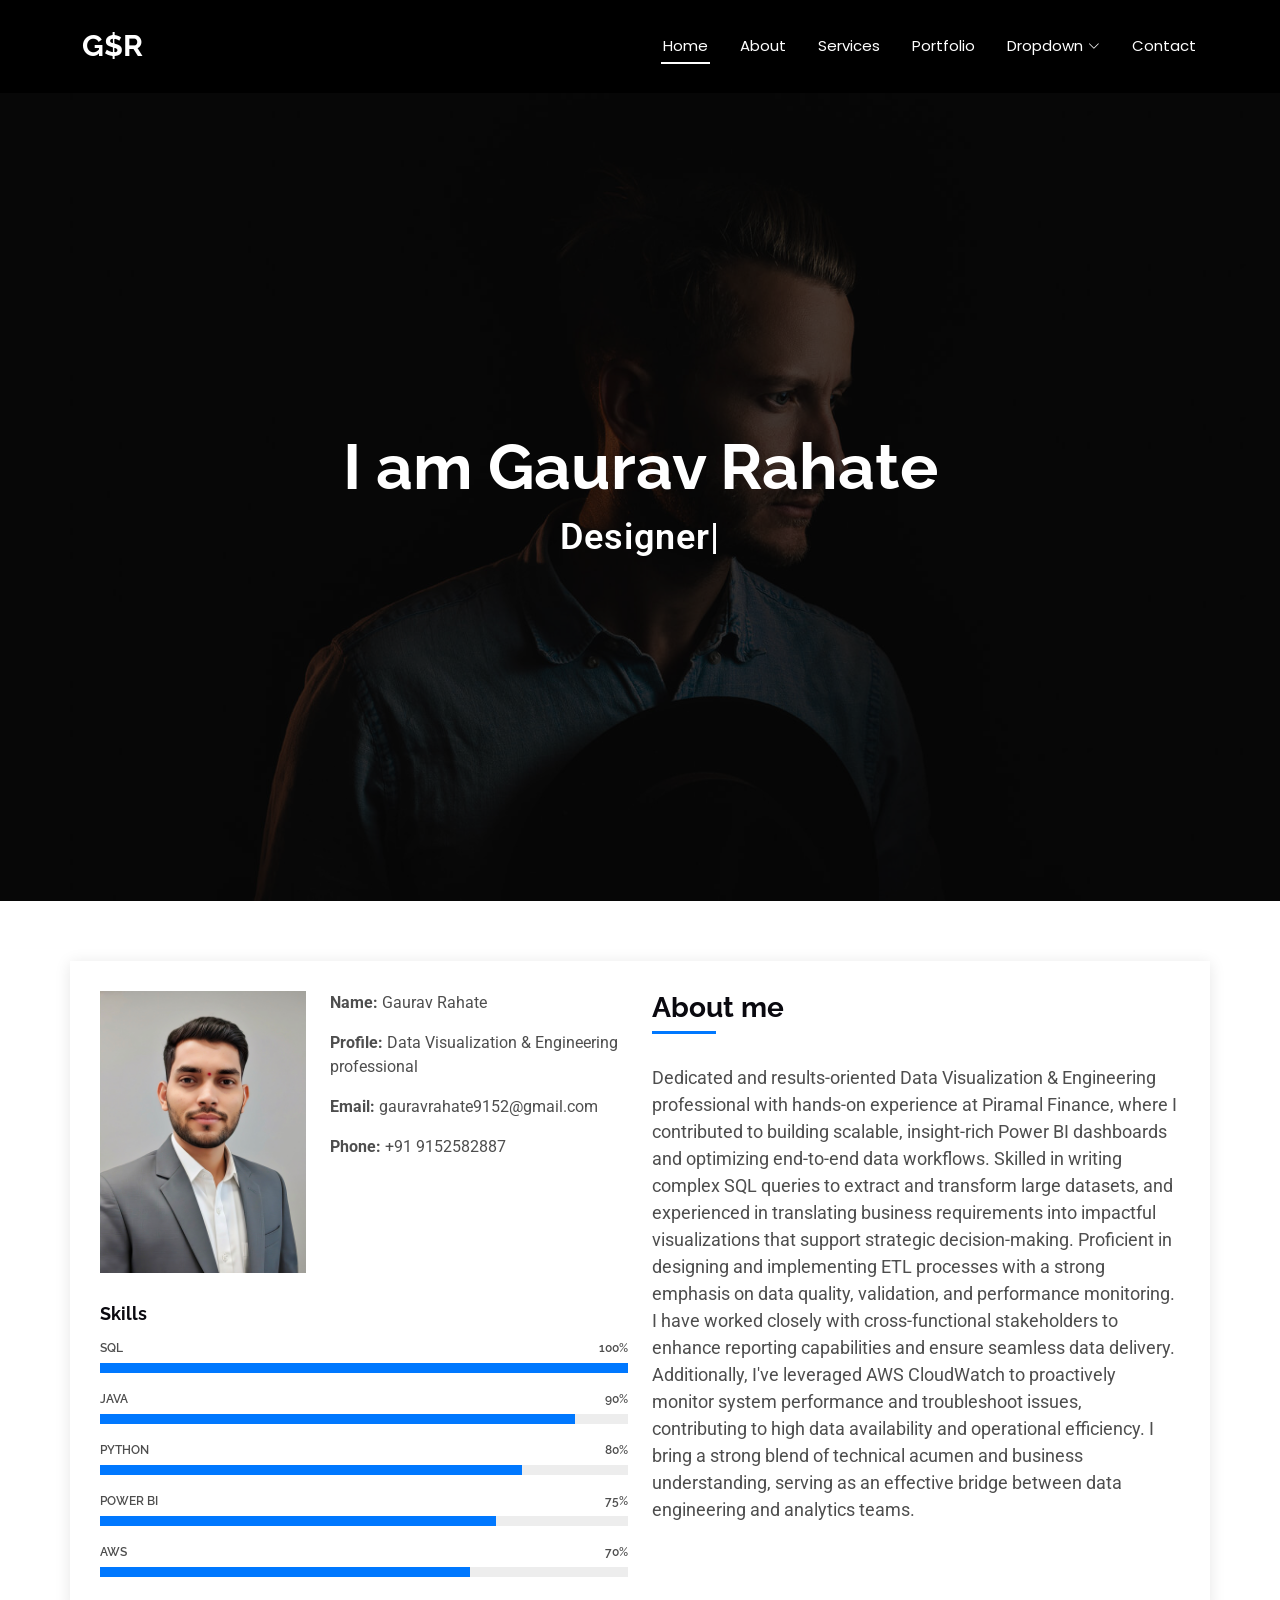
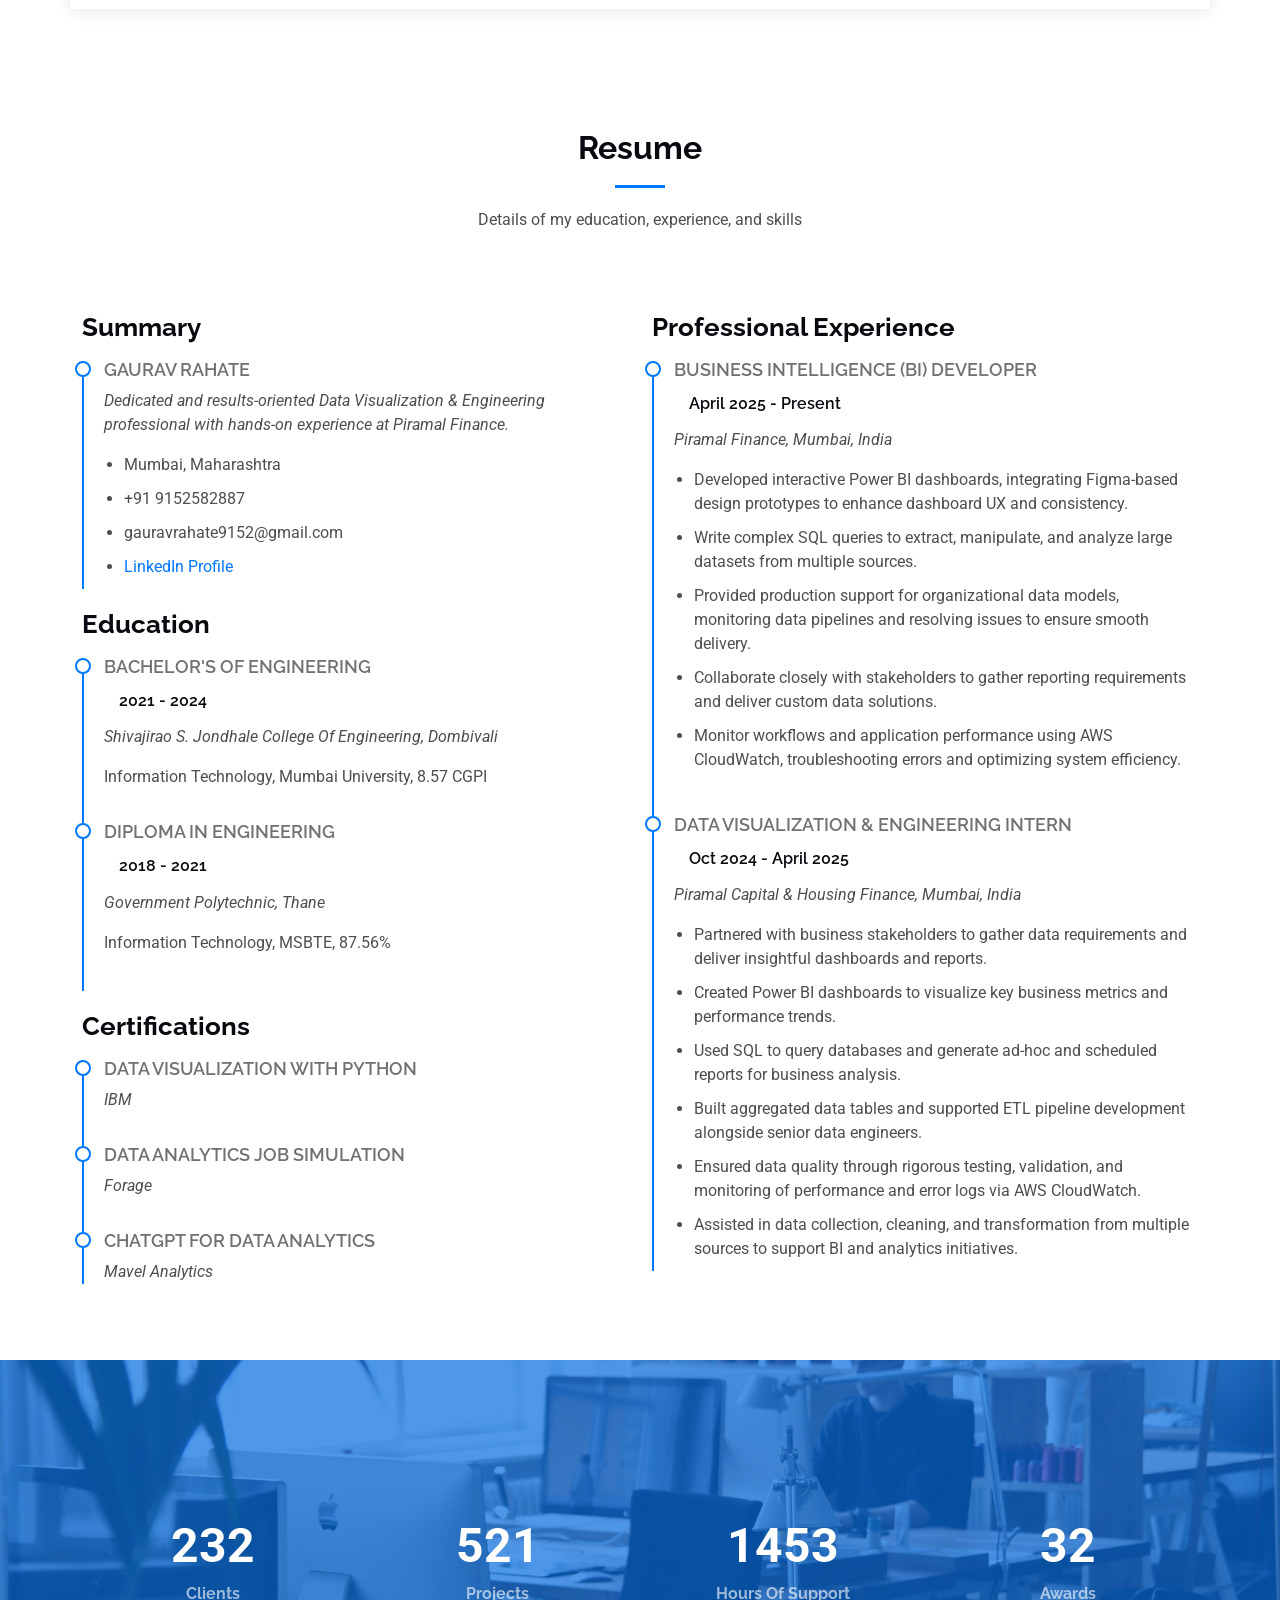
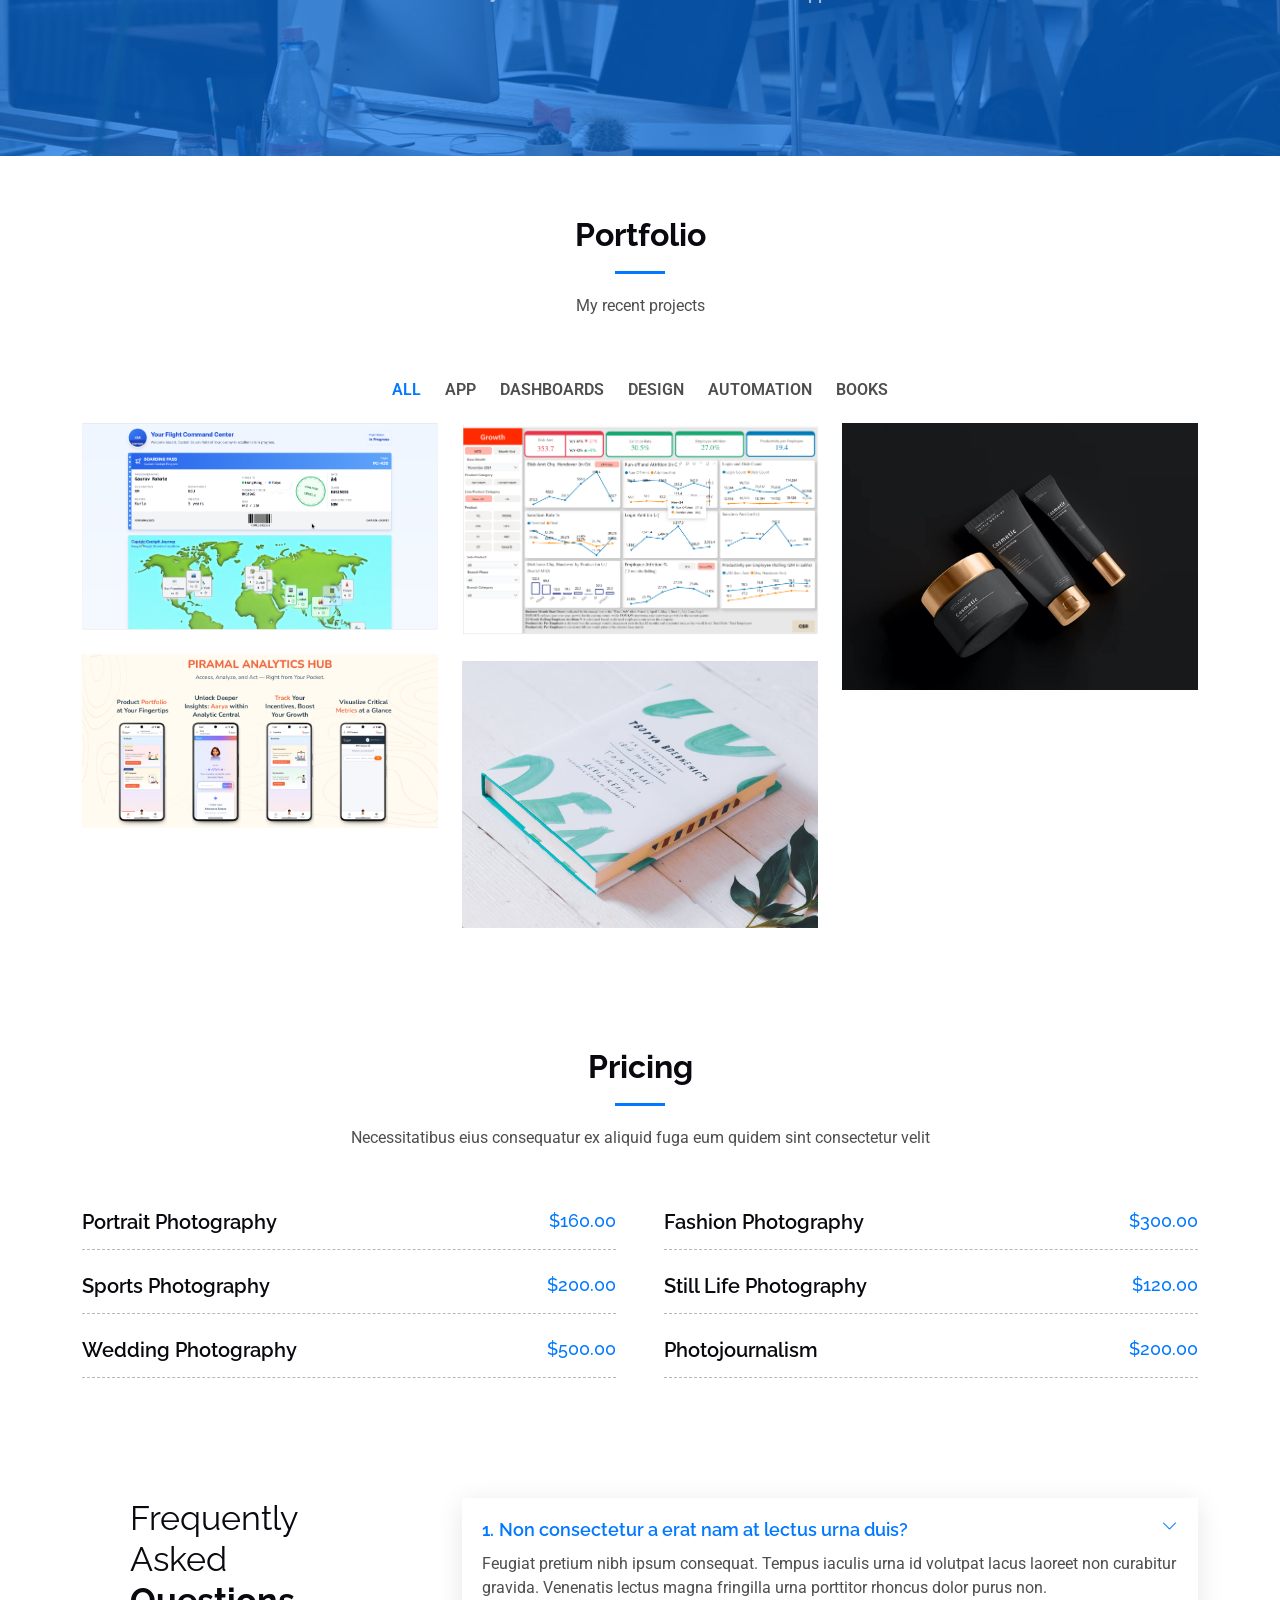
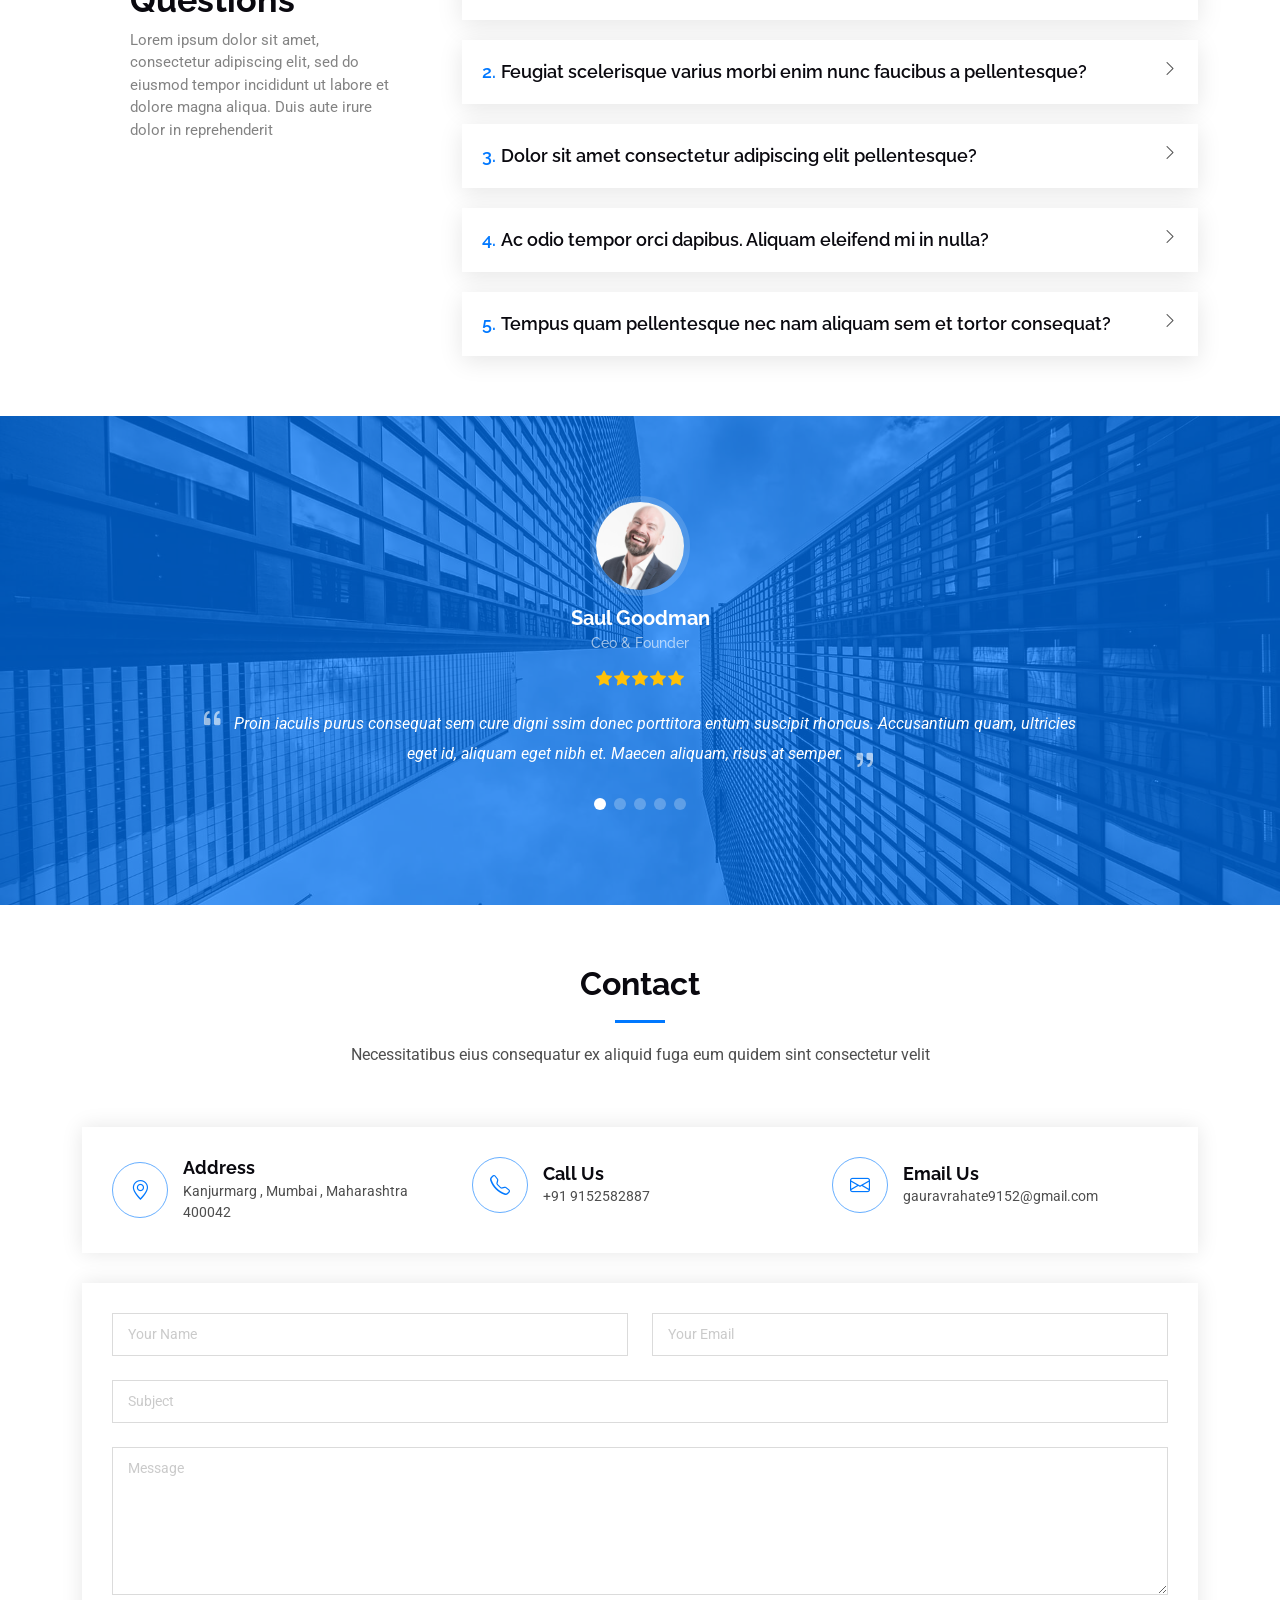
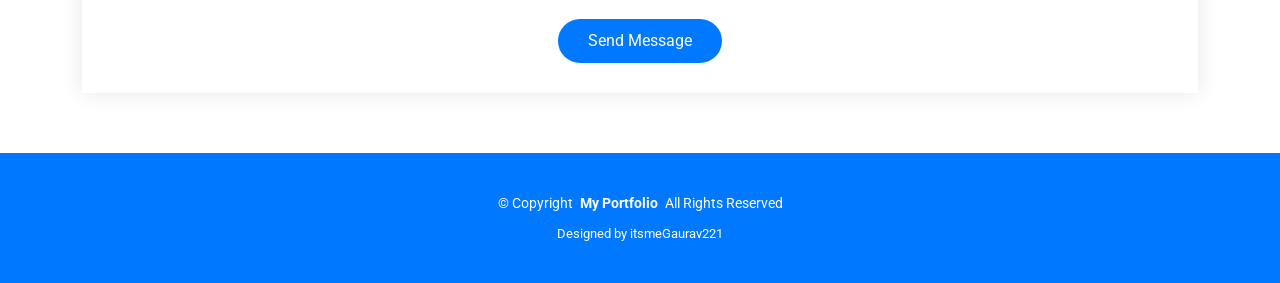
<file: index.html>
<!DOCTYPE html>
<html lang="en">

<head>
  <meta charset="utf-8">
  <meta content="width=device-width, initial-scale=1.0" name="viewport">
  <title>Gaurav Rahate | BI Developer & Data Visualization Portfolio</title>
  <meta name="description" content="">
  <meta name="keywords" content="">

  <!-- Favicons -->
   <link href="assets/img/favicon.png" rel="icon">
  <link href="assets/img/Gemini_Generated_Image_hyloj5hyloj5hylo.png" rel="apple-touch-icon">

  <!-- Fonts -->
  <link href="https://fonts.googleapis.com" rel="preconnect">
  <link href="https://fonts.gstatic.com" rel="preconnect" crossorigin>
  <link href="https://fonts.googleapis.com/css2?family=Roboto:ital,wght@0,100;0,300;0,400;0,500;0,700;0,900;1,100;1,300;1,400;1,500;1,700;1,900&family=Poppins:ital,wght@0,100;0,200;0,300;0,400;0,500;0,600;0,700;0,800;0,900;1,100;1,200;1,300;1,400;1,500;1,600;1,700;1,800;1,900&family=Raleway:ital,wght@0,100;0,200;0,300;0,400;0,500;0,600;0,700;0,800;0,900;1,100;1,200;1,300;1,400;1,500;1,600;1,700;1,800;1,900&display=swap" rel="stylesheet">

  <!-- Vendor CSS Files -->
  <link href="assets/vendor/bootstrap/css/bootstrap.min.css" rel="stylesheet">
  <link href="assets/vendor/bootstrap-icons/bootstrap-icons.css" rel="stylesheet">
  <link href="assets/vendor/aos/aos.css" rel="stylesheet">
  <link href="assets/vendor/glightbox/css/glightbox.min.css" rel="stylesheet">
  <link href="assets/vendor/swiper/swiper-bundle.min.css" rel="stylesheet">

  <!-- Main CSS File -->
  <link href="assets/css/main.css" rel="stylesheet">

  <!-- =======================================================
* Template Name: My Portfolio
* Template URL:
* Updated: Dec 06 2025
* Author: itsmeGaurav221
* License: MIT
  ======================================================== -->
</head>

<body class="index-page">

  <header id="header" class="header d-flex align-items-center sticky-top">
    <div class="container-fluid container-xl position-relative d-flex align-items-center justify-content-between">

      <a href="index.html" class="logo d-flex align-items-center">
        <!-- Uncomment the line below if you also wish to use an image logo -->
        <!-- <img src="assets/img/logo.png" alt=""> -->
        <h1 class="sitename">G$R</h1>
      </a>

      <nav id="navmenu" class="navmenu">
        <ul>
          <li><a href="#hero" class="active">Home<br></a></li>
          <li><a href="#about">About</a></li>
          <li><a href="#services">Services</a></li>
          <li><a href="#portfolio">Portfolio</a></li>
          <li class="dropdown"><a href="#"><span>Dropdown</span> <i class="bi bi-chevron-down toggle-dropdown"></i></a>
            <ul>
              <li><a href="#">Dropdown 1</a></li>
              <li class="dropdown"><a href="#"><span>Deep Dropdown</span> <i class="bi bi-chevron-down toggle-dropdown"></i></a>
                <ul>
                  <li><a href="#">Deep Dropdown 1</a></li>
                  <li><a href="#">Deep Dropdown 2</a></li>
                  <li><a href="#">Deep Dropdown 3</a></li>
                  <li><a href="#">Deep Dropdown 4</a></li>
                  <li><a href="#">Deep Dropdown 5</a></li>
                </ul>
              </li>
              <li><a href="#">Dropdown 2</a></li>
              <li><a href="#">Dropdown 3</a></li>
              <li><a href="#">Dropdown 4</a></li>
            </ul>
          </li>
          <li><a href="#contact">Contact</a></li>
        </ul>
        <i class="mobile-nav-toggle d-xl-none bi bi-list"></i>
      </nav>

    </div>
  </header>

  <main class="main">

    <!-- Hero Section -->
    <section id="hero" class="hero section dark-background">

      <img src="assets/img/hero-img.jpg" alt="" data-aos="fade-in">

      <div class="container d-flex flex-column align-items-center justify-content-center text-center" data-aos="fade-up" data-aos-delay="100">
        <h2>I am Gaurav Rahate</h2>
        <p><span class="typed" data-typed-items="Designer, Developer, Data Analyst , Freelancer, Photographer"></span></p>
      </div>

      

    </section><!-- /Hero Section -->

    <!-- About Section -->
    <section id="about" class="about section">

      <div class="container" data-aos="fade-up" data-aos-delay="100">

        <div class="row gy-4">
          <div class="col-md-6">

            <div class="row justify-content-between gy-4">
              <div class="col-lg-5">
                <img src="assets/img/profile-img.jpg" class="img-fluid" alt="">
              </div>
              <div class="col-lg-7 about-info">
                <p><strong>Name: </strong> <span>Gaurav Rahate</span></p>
                <p><strong>Profile: </strong> <span>Data Visualization & Engineering professional</span></p>
                <p><strong>Email: </strong> <span>gauravrahate9152@gmail.com</span></p>
                <p><strong>Phone: </strong> <span>+91 9152582887</span></p>
              </div>
            </div>

            <div class="skills-content skills-animation">

              <h5>Skills</h5>

              <div class="progress">
                <span class="skill"><span>SQL</span> <i class="val">100%</i></span>
                <div class="progress-bar-wrap">
                  <div class="progress-bar" role="progressbar" aria-valuenow="100" aria-valuemin="0" aria-valuemax="100"></div>
                </div>
              </div><!-- End Skills Item -->

              <div class="progress">
                <span class="skill"><span>Java</span> <i class="val">90%</i></span>
                <div class="progress-bar-wrap">
                  <div class="progress-bar" role="progressbar" aria-valuenow="90" aria-valuemin="0" aria-valuemax="100"></div>
                </div>
              </div><!-- End Skills Item -->

              <div class="progress">
                <span class="skill"><span>Python</span> <i class="val">80%</i></span>
                <div class="progress-bar-wrap">
                  <div class="progress-bar" role="progressbar" aria-valuenow="80" aria-valuemin="0" aria-valuemax="100"></div>
                </div>
              </div><!-- End Skills Item -->

              <div class="progress">
                <span class="skill"><span>Power BI</span> <i class="val">75%</i></span>
                <div class="progress-bar-wrap">
                  <div class="progress-bar" role="progressbar" aria-valuenow="75" aria-valuemin="0" aria-valuemax="100"></div>
                </div>
              </div><!-- End Skills Item -->

              <div class="progress">
                <span class="skill"><span>AWS</span> <i class="val">70%</i></span>
                <div class="progress-bar-wrap">
                  <div class="progress-bar" role="progressbar" aria-valuenow="70" aria-valuemin="0" aria-valuemax="100"></div>
                </div>
              </div><!-- End Skills Item -->

            </div>
          </div>

          <div class="col-md-6">
            <div class="about-me">
              <h4>About me</h4>
              <p>
                Dedicated and results-oriented Data Visualization & Engineering professional with hands-on experience at Piramal Finance, where I
                contributed to building scalable, insight-rich Power BI dashboards and optimizing end-to-end data workflows. Skilled in writing
                complex SQL queries to extract and transform large datasets, and experienced in translating business requirements into impactful
                visualizations that support strategic decision-making. Proficient in designing and implementing ETL processes with a strong emphasis
                on data quality, validation, and performance monitoring. I have worked closely with cross-functional stakeholders to enhance
                reporting capabilities and ensure seamless data delivery. Additionally, I've leveraged AWS CloudWatch to proactively monitor system
                performance and troubleshoot issues, contributing to high data availability and operational efficiency. I bring a strong blend of
                technical acumen and business understanding, serving as an effective bridge between data engineering and analytics teams.
              </p>
            </div>
          </div>
        </div>

      </div>

    </section><!-- /About Section -->

    <!-- Resume Section -->
 <section id="resume" class="resume section">

      <!-- Section Title -->
      <div class="container section-title" data-aos="fade-up">
        <h2>Resume</h2>
        <p>Details of my education, experience, and skills</p>
      </div><!-- End Section Title -->

      <div class="container">

        <div class="row">

          <div class="col-lg-6" data-aos="fade-up" data-aos-delay="100">
            <h3 class="resume-title">Summary</h3>

            <div class="resume-item pb-0">
              <h4>Gaurav Rahate</h4>
              <p><em>Dedicated and results-oriented Data Visualization & Engineering professional with hands-on experience at Piramal Finance.</em></p>
              <ul>
                <li>Mumbai, Maharashtra</li>
                <li>+91 9152582887</li>
                <li>gauravrahate9152@gmail.com</li>
                <li><a href="https://www.linkedin.com/in/gaurav-rahate-513367248/">LinkedIn Profile</a></li>
              </ul>
            </div><!-- Edn Resume Item -->

            <h3 class="resume-title">Education</h3>
            <div class="resume-item">
              <h4>Bachelor's of Engineering</h4>
              <h5>2021 - 2024</h5>
              <p><em>Shivajirao S. Jondhale College Of Engineering, Dombivali</em></p>
              <p>Information Technology, Mumbai University, 8.57 CGPI</p>
            </div><!-- Edn Resume Item -->

            <div class="resume-item">
              <h4>Diploma In Engineering</h4>
              <h5>2018 - 2021</h5>
              <p><em>Government Polytechnic, Thane</em></p>
              <p>Information Technology, MSBTE, 87.56%</p>
            </div><!-- Edn Resume Item -->

             <h3 class="resume-title">Certifications</h3>
            <div class="resume-item">
              <h4>Data Visualization with Python</h4>
              <p><em>IBM</em></p>
            </div><!-- Edn Resume Item -->

            <div class="resume-item">
              <h4>Data Analytics Job Simulation</h4>
              <p><em>Forage</em></p>
            </div><!-- Edn Resume Item -->

            <div class="resume-item">
              <h4>ChatGPT for Data Analytics</h4>
              <p><em>Mavel Analytics</em></p>
            </div><!-- Edn Resume Item -->

          </div>

          <div class="col-lg-6" data-aos="fade-up" data-aos-delay="200">
            <h3 class="resume-title">Professional Experience</h3>
            <div class="resume-item">
              <h4>Business Intelligence (BI) Developer</h4>
              <h5>April 2025 - Present</h5>
              <p><em>Piramal Finance, Mumbai, India</em></p>
              <ul>
                <li>Developed interactive Power BI dashboards, integrating Figma-based design prototypes to enhance dashboard UX and consistency.</li>
                <li>Write complex SQL queries to extract, manipulate, and analyze large datasets from multiple sources.</li>
                <li>Provided production support for organizational data models, monitoring data pipelines and resolving issues to ensure smooth delivery.</li>
                <li>Collaborate closely with stakeholders to gather reporting requirements and deliver custom data solutions.</li>
                <li>Monitor workflows and application performance using AWS CloudWatch, troubleshooting errors and optimizing system efficiency.</li>
              </ul>
            </div><!-- Edn Resume Item -->

            <div class="resume-item">
              <h4>Data Visualization & Engineering Intern</h4>
              <h5>Oct 2024 - April 2025</h5>
              <p><em>Piramal Capital & Housing Finance, Mumbai, India</em></p>
              <ul>
                <li>Partnered with business stakeholders to gather data requirements and deliver insightful dashboards and reports.</li>
                <li>Created Power BI dashboards to visualize key business metrics and performance trends.</li>
                <li>Used SQL to query databases and generate ad-hoc and scheduled reports for business analysis.</li>
                <li>Built aggregated data tables and supported ETL pipeline development alongside senior data engineers.</li>
                <li>Ensured data quality through rigorous testing, validation, and monitoring of performance and error logs via AWS CloudWatch.</li>
                <li>Assisted in data collection, cleaning, and transformation from multiple sources to support BI and analytics initiatives.</li>
              </ul>
            </div><!-- Edn Resume Item -->

          </div>

        </div>

      </div>

    </section><!-- /Resume Section -->

   
    <!-- Stats Section -->
    <section id="stats" class="stats section accent-background">

      <img src="assets/img/stats-bg.jpg" alt="" data-aos="fade-in">

      <div class="container position-relative" data-aos="fade-up" data-aos-delay="100">

        <div class="row gy-4">

          <div class="col-lg-3 col-md-6">
            <div class="stats-item text-center w-100 h-100">
              <span data-purecounter-start="0" data-purecounter-end="232" data-purecounter-duration="0" class="purecounter">232</span>
              <p>Clients</p>
            </div>
          </div><!-- End Stats Item -->

          <div class="col-lg-3 col-md-6">
            <div class="stats-item text-center w-100 h-100">
              <span data-purecounter-start="0" data-purecounter-end="521" data-purecounter-duration="0" class="purecounter">521</span>
              <p>Projects</p>
            </div>
          </div><!-- End Stats Item -->

          <div class="col-lg-3 col-md-6">
            <div class="stats-item text-center w-100 h-100">
              <span data-purecounter-start="0" data-purecounter-end="1453" data-purecounter-duration="0" class="purecounter">1453</span>
              <p>Hours Of Support</p>
            </div>
          </div><!-- End Stats Item -->

          <div class="col-lg-3 col-md-6">
            <div class="stats-item text-center w-100 h-100">
              <span data-purecounter-start="0" data-purecounter-end="32" data-purecounter-duration="0" class="purecounter">32</span>
              <p>Awards</p>
            </div>
          </div><!-- End Stats Item -->

        </div>

      </div>

    </section><!-- /Stats Section -->

    <!-- Portfolio Section -->
    <section id="portfolio" class="portfolio section">

      <!-- Section Title -->
      <div class="container section-title" data-aos="fade-up">
        <h2>Portfolio</h2>
        <p>My recent projects</p>
      </div><!-- End Section Title -->

      <div class="container">

        <div class="isotope-layout" data-default-filter="*" data-layout="masonry" data-sort="original-order">

          <ul class="portfolio-filters isotope-filters" data-aos="fade-up" data-aos-delay="100">
            <li data-filter="*" class="filter-active">All</li>
            <li data-filter=".filter-app">App</li>
            <li data-filter=".filter-product">Dashboards</li>
            <li data-filter=".filter-design">Design</li>
            <li data-filter=".filter-branding">Automation</li>
            
            <li data-filter=".filter-books">Books</li>
          </ul><!-- End Portfolio Filters -->

          <div class="row gy-4 isotope-container" data-aos="fade-up" data-aos-delay="200">

            <div class="col-lg-4 col-md-6 portfolio-item isotope-item filter-app">
              <img src="assets/img/portfolio/app-1.jpg" class="img-fluid" alt="">
              <div class="portfolio-info">
                <h4>Shikhar Web Application</h4>
                <p>Employee Engagement & Performance Tracking</p>
                <a href="assets/img/portfolio/app-1.jpg" title="Shikhar Web Application" data-gallery="portfolio-gallery-app" class="glightbox preview-link"><i class="bi bi-zoom-in"></i></a>
                <a href="portfolio-details.html" title="More Details" class="details-link"><i class="bi bi-link-45deg"></i></a>
              </div>
            </div><!-- End Portfolio Item -->

            <div class="col-lg-4 col-md-6 portfolio-item isotope-item filter-product">
              <img src="assets/img/portfolio/Ibcs-theme.jpg" class="img-fluid" alt="">
              <div class="portfolio-info">
                <h4>Power BI Theme Development</h4>
                <p>Customized JSON theme for Power BI</p>
                <a href="assets/img/portfolio/Ibcs-theme.jpg" title="Power BI Theme Development" data-gallery="portfolio-gallery-product" class="glightbox preview-link"><i class="bi bi-zoom-in"></i></a>
                <a href="portfolio-details.html" title="More Details" class="details-link"><i class="bi bi-link-45deg"></i></a>
              </div>
            </div><!-- End Portfolio Item -->

            <div class="col-lg-4 col-md-6 portfolio-item isotope-item filter-branding">
              <img src="assets/img/portfolio/branding-1.jpg" class="img-fluid" alt="">
              <div class="portfolio-info">
                <h4>AccessM RLS Dataflow Automation</h4>
                <p>Unified Role-Level Security Dataflow Automation</p>
                <a href="assets/img/portfolio/branding-1.jpg" title="AccessM RLS Dataflow Automation" data-gallery="portfolio-gallery-branding" class="glightbox preview-link"><i class="bi bi-zoom-in"></i></a>
                <a href="portfolio-details.html" title="More Details" class="details-link"><i class="bi bi-link-45deg"></i></a>
              </div>
            </div><!-- End Portfolio Item --> 

             <div class="col-lg-4 col-md-6 portfolio-item isotope-item filter-design">
              <img src="assets/img/portfolio/Design.jpg" class="img-fluid" alt="">
              <div class="portfolio-info">
                <h4>Analyctal Central</h4>
                <p>Application WireFrame</p>
                <a href="assets/img/portfolio/Design.jpg" title="AccessM RLS Dataflow Automation" data-gallery="portfolio-gallery-branding" class="glightbox preview-link"><i class="bi bi-zoom-in"></i></a>
                <a href="portfolio-details.html" title="More Details" class="details-link"><i class="bi bi-link-45deg"></i></a>
              </div>
            </div><!-- End Portfolio Item -->

            <div class="col-lg-4 col-md-6 portfolio-item isotope-item filter-books">
              <img src="assets/img/portfolio/books-1.jpg" class="img-fluid" alt="">
              <div class="portfolio-info">
                <h4>Snowflake Stored Procedures Migration</h4>
                <p>AWS Glue to Snowflake Migration</p>
                <a href="assets/img/portfolio/books-1.jpg" title="Snowflake Stored Procedures Migration" data-gallery="portfolio-gallery-book" class="glightbox preview-link"><i class="bi bi-zoom-in"></i></a>
                <a href="portfolio-details.html" title="More Details" class="details-link"><i class="bi bi-link-45deg"></i></a>
              </div>
            </div><!-- End Portfolio Item -->

          </div><!-- End Portfolio Container -->

        </div>

      </div>

    </section><!-- /Portfolio Section -->

    <!-- Pricing Section -->
    <section id="pricing" class="pricing section">

      <!-- Section Title -->
      <div class="container section-title" data-aos="fade-up">
        <h2>Pricing</h2>
        <p>Necessitatibus eius consequatur ex aliquid fuga eum quidem sint consectetur velit</p>
      </div><!-- End Section Title -->

      <div class="container" data-aos="fade-up" data-aos-delay="100">

        <div class="row gy-4 gx-lg-5">

          <div class="col-lg-6">
            <div class="pricing-item d-flex justify-content-between">
              <h3>Portrait Photography</h3>
              <h4>$160.00</h4>
            </div>
          </div><!-- End Pricing Item -->

          <div class="col-lg-6">
            <div class="pricing-item d-flex justify-content-between">
              <h3>Fashion Photography</h3>
              <h4>$300.00</h4>
            </div>
          </div><!-- End Pricing Item -->

          <div class="col-lg-6">
            <div class="pricing-item d-flex justify-content-between">
              <h3>Sports Photography</h3>
              <h4>$200.00</h4>
            </div>
          </div><!-- End Pricing Item -->

          <div class="col-lg-6">
            <div class="pricing-item d-flex justify-content-between">
              <h3>Still Life Photography</h3>
              <h4>$120.00</h4>
            </div>
          </div><!-- End Pricing Item -->

          <div class="col-lg-6">
            <div class="pricing-item d-flex justify-content-between">
              <h3>Wedding Photography</h3>
              <h4>$500.00</h4>
            </div>
          </div><!-- End Pricing Item -->

          <div class="col-lg-6">
            <div class="pricing-item d-flex justify-content-between">
              <h3>Photojournalism</h3>
              <h4>$200.00</h4>
            </div>
          </div><!-- End Pricing Item -->

        </div>

      </div>

    </section><!-- /Pricing Section -->

    <!-- Faq Section -->
    <section id="faq" class="faq section">

      <div class="container">

        <div class="row gy-4">

          <div class="col-lg-4" data-aos="fade-up" data-aos-delay="100">
            <div class="content px-xl-5">
              <h3><span>Frequently Asked </span><strong>Questions</strong></h3>
              <p>
                Lorem ipsum dolor sit amet, consectetur adipiscing elit, sed do eiusmod tempor incididunt ut labore et dolore magna aliqua. Duis aute irure dolor in reprehenderit
              </p>
            </div>
          </div>

          <div class="col-lg-8" data-aos="fade-up" data-aos-delay="200">

            <div class="faq-container">
              <div class="faq-item faq-active">
                <h3><span class="num">1.</span> <span>Non consectetur a erat nam at lectus urna duis?</span></h3>
                <div class="faq-content">
                  <p>Feugiat pretium nibh ipsum consequat. Tempus iaculis urna id volutpat lacus laoreet non curabitur gravida. Venenatis lectus magna fringilla urna porttitor rhoncus dolor purus non.</p>
                </div>
                <i class="faq-toggle bi bi-chevron-right"></i>
              </div><!-- End Faq item-->

              <div class="faq-item">
                <h3><span class="num">2.</span> <span>Feugiat scelerisque varius morbi enim nunc faucibus a pellentesque?</span></h3>
                <div class="faq-content">
                  <p>Dolor sit amet consectetur adipiscing elit pellentesque habitant morbi. Id interdum velit laoreet id donec ultrices. Fringilla phasellus faucibus scelerisque eleifend donec pretium. Est pellentesque elit ullamcorper dignissim. Mauris ultrices eros in cursus turpis massa tincidunt dui.</p>
                </div>
                <i class="faq-toggle bi bi-chevron-right"></i>
              </div><!-- End Faq item-->

              <div class="faq-item">
                <h3><span class="num">3.</span> <span>Dolor sit amet consectetur adipiscing elit pellentesque?</span></h3>
                <div class="faq-content">
                  <p>Eleifend mi in nulla posuere sollicitudin aliquam ultrices sagittis orci. Faucibus pulvinar elementum integer enim. Sem nulla pharetra diam sit amet nisl suscipit. Rutrum tellus pellentesque eu tincidunt. Lectus urna duis convallis convallis tellus. Urna molestie at elementum eu facilisis sed odio morbi quis</p>
                </div>
                <i class="faq-toggle bi bi-chevron-right"></i>
              </div><!-- End Faq item-->

              <div class="faq-item">
                <h3><span class="num">4.</span> <span>Ac odio tempor orci dapibus. Aliquam eleifend mi in nulla?</span></h3>
                <div class="faq-content">
                  <p>Dolor sit amet consectetur adipiscing elit pellentesque habitant morbi. Id interdum velit laoreet id donec ultrices. Fringilla phasellus faucibus scelerisque eleifend donec pretium. Est pellentesque elit ullamcorper dignissim. Mauris ultrices eros in cursus turpis massa tincidunt dui.</p>
                </div>
                <i class="faq-toggle bi bi-chevron-right"></i>
              </div><!-- End Faq item-->

              <div class="faq-item">
                <h3><span class="num">5.</span> <span>Tempus quam pellentesque nec nam aliquam sem et tortor consequat?</span></h3>
                <div class="faq-content">
                  <p>Molestie a iaculis at erat pellentesque adipiscing commodo. Dignissim suspendisse in est ante in. Nunc vel risus commodo viverra maecenas accumsan. Sit amet nisl suscipit adipiscing bibendum est. Purus gravida quis blandit turpis cursus in</p>
                </div>
                <i class="faq-toggle bi bi-chevron-right"></i>
              </div><!-- End Faq item-->

            </div>

          </div>
        </div>

      </div>

    </section><!-- /Faq Section -->

    <!-- Testimonials Section -->
    <section id="testimonials" class="testimonials section accent-background">

      <img src="assets/img/testimonials-bg.jpg" class="testimonials-bg" alt="">

      <div class="container" data-aos="fade-up" data-aos-delay="100">

        <div class="swiper init-swiper">
          <script type="application/json" class="swiper-config">
            {
              "loop": true,
              "speed": 600,
              "autoplay": {
                "delay": 5000
              },
              "slidesPerView": "auto",
              "pagination": {
                "el": ".swiper-pagination",
                "type": "bullets",
                "clickable": true
              }
            }
          </script>
          <div class="swiper-wrapper">

            <div class="swiper-slide">
              <div class="testimonial-item">
                <img src="assets/img/testimonials/testimonials-1.jpg" class="testimonial-img" alt="">
                <h3>Saul Goodman</h3>
                <h4>Ceo &amp; Founder</h4>
                <div class="stars">
                  <i class="bi bi-star-fill"></i><i class="bi bi-star-fill"></i><i class="bi bi-star-fill"></i><i class="bi bi-star-fill"></i><i class="bi bi-star-fill"></i>
                </div>
                <p>
                  <i class="bi bi-quote quote-icon-left"></i>
                  <span>Proin iaculis purus consequat sem cure digni ssim donec porttitora entum suscipit rhoncus. Accusantium quam, ultricies eget id, aliquam eget nibh et. Maecen aliquam, risus at semper.</span>
                  <i class="bi bi-quote quote-icon-right"></i>
                </p>
              </div>
            </div><!-- End testimonial item -->

            <div class="swiper-slide">
              <div class="testimonial-item">
                <img src="assets/img/testimonials/testimonials-2.jpg" class="testimonial-img" alt="">
                <h3>Sara Wilsson</h3>
                <h4>Designer</h4>
                <div class="stars">
                  <i class="bi bi-star-fill"></i><i class="bi bi-star-fill"></i><i class="bi bi-star-fill"></i><i class="bi bi-star-fill"></i><i class="bi bi-star-fill"></i>
                </div>
                <p>
                  <i class="bi bi-quote quote-icon-left"></i>
                  <span>Export tempor illum tamen malis malis eram quae irure esse labore quem cillum quid cillum eram malis quorum velit fore eram velit sunt aliqua noster fugiat irure amet legam anim culpa.</span>
                  <i class="bi bi-quote quote-icon-right"></i>
                </p>
              </div>
            </div><!-- End testimonial item -->

            <div class="swiper-slide">
              <div class="testimonial-item">
                <img src="assets/img/testimonials/testimonials-3.jpg" class="testimonial-img" alt="">
                <h3>Jena Karlis</h3>
                <h4>Store Owner</h4>
                <div class="stars">
                  <i class="bi bi-star-fill"></i><i class="bi bi-star-fill"></i><i class="bi bi-star-fill"></i><i class="bi bi-star-fill"></i><i class="bi bi-star-fill"></i>
                </div>
                <p>
                  <i class="bi bi-quote quote-icon-left"></i>
                  <span>Enim nisi quem export duis labore cillum quae magna enim sint quorum nulla quem veniam duis minim tempor labore quem eram duis noster aute amet eram fore quis sint minim.</span>
                  <i class="bi bi-quote quote-icon-right"></i>
                </p>
              </div>
            </div><!-- End testimonial item -->

            <div class="swiper-slide">
              <div class="testimonial-item">
                <img src="assets/img/testimonials/testimonials-4.jpg" class="testimonial-img" alt="">
                <h3>Matt Brandon</h3>
                <h4>Freelancer</h4>
                <div class="stars">
                  <i class="bi bi-star-fill"></i><i class="bi bi-star-fill"></i><i class="bi bi-star-fill"></i><i class="bi bi-star-fill"></i><i class="bi bi-star-fill"></i>
                </div>
                <p>
                  <i class="bi bi-quote quote-icon-left"></i>
                  <span>Fugiat enim eram quae cillum dolore dolor amet nulla culpa multos export minim fugiat minim velit minim dolor enim duis veniam ipsum anim magna sunt elit fore quem dolore labore illum veniam.</span>
                  <i class="bi bi-quote quote-icon-right"></i>
                </p>
              </div>
            </div><!-- End testimonial item -->

            <div class="swiper-slide">
              <div class="testimonial-item">
                <img src="assets/img/testimonials/testimonials-5.jpg" class="testimonial-img" alt="">
                <h3>John Larson</h3>
                <h4>Entrepreneur</h4>
                <div class="stars">
                  <i class="bi bi-star-fill"></i><i class="bi bi-star-fill"></i><i class="bi bi-star-fill"></i><i class="bi bi-star-fill"></i><i class="bi bi-star-fill"></i>
                </div>
                <p>
                  <i class="bi bi-quote quote-icon-left"></i>
                  <span>Quis quorum aliqua sint quem legam fore sunt eram irure aliqua veniam tempor noster veniam enim culpa labore duis sunt culpa nulla illum cillum fugiat legam esse veniam culpa fore nisi cillum quid.</span>
                  <i class="bi bi-quote quote-icon-right"></i>
                </p>
              </div>
            </div><!-- End testimonial item -->

          </div>
          <div class="swiper-pagination"></div>
        </div>

      </div>

    </section><!-- /Testimonials Section -->

    <!-- Contact Section -->
    <section id="contact" class="contact section">

      <!-- Section Title -->
      <div class="container section-title" data-aos="fade-up">
        <h2>Contact</h2>
        <p>Necessitatibus eius consequatur ex aliquid fuga eum quidem sint consectetur velit</p>
      </div><!-- End Section Title -->

      <div class="container" data-aos="fade-up" data-aos-delay="100">

        <div class="info-wrap" data-aos="fade-up" data-aos-delay="200">
          <div class="row gy-5">

            <div class="col-lg-4">
              <div class="info-item d-flex align-items-center">
                <i class="bi bi-geo-alt flex-shrink-0"></i>
                <div>
                  <h3>Address</h3>
                  <p>Kanjurmarg , Mumbai , Maharashtra 400042</p>
                </div>
              </div>
            </div><!-- End Info Item -->

            <div class="col-lg-4">
              <div class="info-item d-flex align-items-center">
                <i class="bi bi-telephone flex-shrink-0"></i>
                <div>
                  <h3>Call Us</h3>
                  <p>+91 9152582887</p>
                </div>
              </div>
            </div><!-- End Info Item -->

            <div class="col-lg-4">
              <div class="info-item d-flex align-items-center">
                <i class="bi bi-envelope flex-shrink-0"></i>
                <div>
                  <h3>Email Us</h3>
                  <p>gauravrahate9152@gmail.com</p>
                </div>
              </div>
            </div><!-- End Info Item -->

          </div>
        </div>

        <form action="forms/contact.php" method="post" class="php-email-form" data-aos="fade-up" data-aos-delay="300">
          <div class="row gy-4">

            <div class="col-md-6">
              <input type="text" name="name" class="form-control" placeholder="Your Name" required="">
            </div>

            <div class="col-md-6 ">
              <input type="email" class="form-control" name="email" placeholder="Your Email" required="">
            </div>

            <div class="col-md-12">
              <input type="text" class="form-control" name="subject" placeholder="Subject" required="">
            </div>

            <div class="col-md-12">
              <textarea class="form-control" name="message" rows="6" placeholder="Message" required=""></textarea>
            </div>

            <div class="col-md-12 text-center">
              <div class="loading">Loading</div>
              <div class="error-message"></div>
              <div class="sent-message">Your message has been sent. Thank you!</div>

              <button type="submit">Send Message</button>
            </div>

          </div>
        </form><!-- End Contact Form -->

      </div>

    </section><!-- /Contact Section -->

  </main>

  <footer id="footer" class="footer accent-background">

    <div class="container">
      <div class="copyright text-center ">
        <p>© <span>Copyright</span> <strong class="px-1 sitename">My Portfolio</strong> <span>All Rights Reserved</span></p>
      </div>
            <div class="credits">
        <!-- All the links in the footer should remain intact. -->
        <!-- You can delete the links only if you've purchased the pro version. -->
        <!-- Licensing information: https://bootstrapmade.com/license/ -->
        <!-- Purchase the pro version with working PHP/AJAX contact form: [buy-url] -->
        Designed by itsmeGaurav221
      </div>
    </div>

  </footer>

  <!-- Scroll Top -->
  <a href="#" id="scroll-top" class="scroll-top d-flex align-items-center justify-content-center"><i class="bi bi-arrow-up-short"></i></a>

  <!-- Preloader -->
  <div id="preloader"></div>

  <!-- Vendor JS Files -->
  <script src="assets/vendor/bootstrap/js/bootstrap.bundle.min.js"></script>
  <script src="assets/vendor/php-email-form/validate.js"></script>
  <script src="assets/vendor/aos/aos.js"></script>
  <script src="assets/vendor/typed.js/typed.umd.js"></script>
  <script src="assets/vendor/waypoints/noframework.waypoints.js"></script>
  <script src="assets/vendor/purecounter/purecounter_vanilla.js"></script>
  <script src="assets/vendor/glightbox/js/glightbox.min.js"></script>
  <script src="assets/vendor/imagesloaded/imagesloaded.pkgd.min.js"></script>
  <script src="assets/vendor/isotope-layout/isotope.pkgd.min.js"></script>
  <script src="assets/vendor/swiper/swiper-bundle.min.js"></script>

  <!-- Main JS File -->
  <script src="assets/js/main.js"></script>

</body>

</html>
</file>
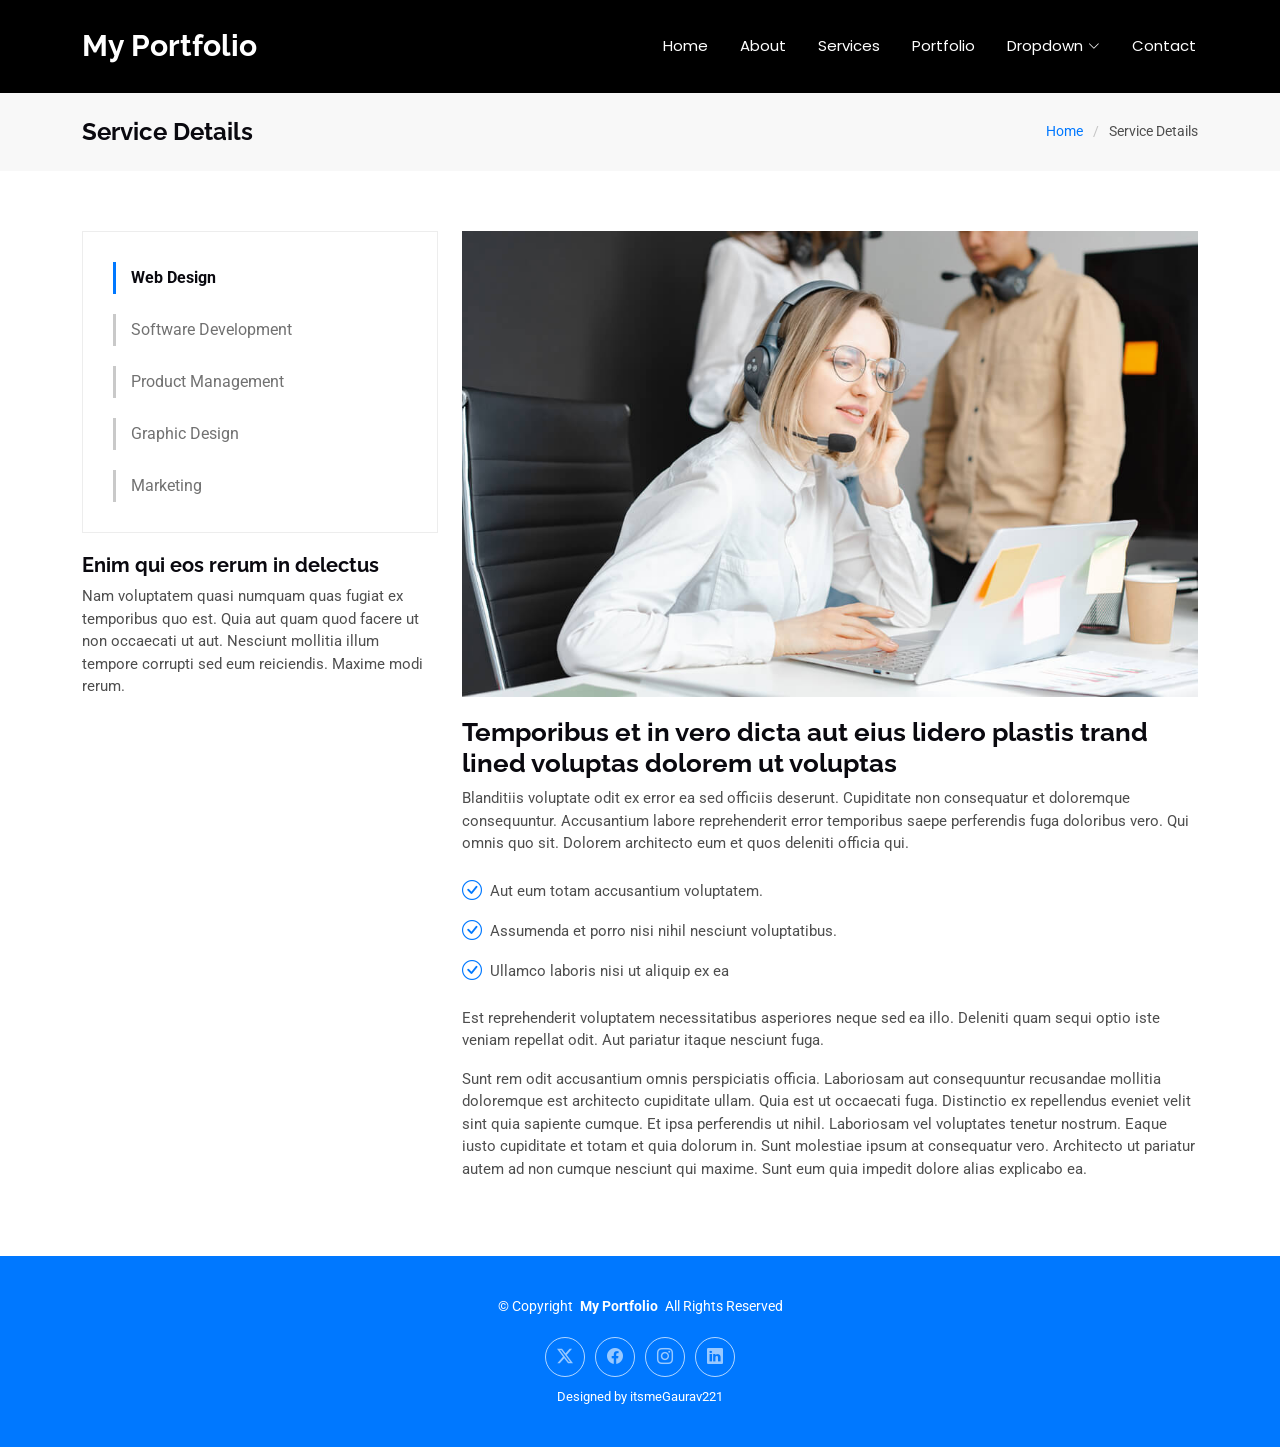
<file: service-details.html>
<!DOCTYPE html>
<html lang="en">

<head>
  <meta charset="utf-8">
  <meta content="width=device-width, initial-scale=1.0" name="viewport">
  <title>Service Details - My Portfolio</title>
  <meta name="description" content="">
  <meta name="keywords" content="">

  <!-- Favicons -->
  <link href="assets/img/favicon.png" rel="icon">
  <link href="assets/img/apple-touch-icon.png" rel="apple-touch-icon">

  <!-- Fonts -->
  <link href="https://fonts.googleapis.com" rel="preconnect">
  <link href="https://fonts.gstatic.com" rel="preconnect" crossorigin>
  <link href="https://fonts.googleapis.com/css2?family=Roboto:ital,wght@0,100;0,300;0,400;0,500;0,700;0,900;1,100;1,300;1,400;1,500;1,700;1,900&family=Poppins:ital,wght@0,100;0,200;0,300;0,400;0,500;0,600;0,700;0,800;0,900;1,100;1,200;1,300;1,400;1,500;1,600;1,700;1,800;1,900&family=Raleway:ital,wght@0,100;0,200;0,300;0,400;0,500;0,600;0,700;0,800;0,900;1,100;1,200;1,300;1,400;1,500;1,600;1,700;1,800;1,900&display=swap" rel="stylesheet">

  <!-- Vendor CSS Files -->
  <link href="assets/vendor/bootstrap/css/bootstrap.min.css" rel="stylesheet">
  <link href="assets/vendor/bootstrap-icons/bootstrap-icons.css" rel="stylesheet">
  <link href="assets/vendor/aos/aos.css" rel="stylesheet">
  <link href="assets/vendor/glightbox/css/glightbox.min.css" rel="stylesheet">
  <link href="assets/vendor/swiper/swiper-bundle.min.css" rel="stylesheet">

  <!-- Main CSS File -->
  <link href="assets/css/main.css" rel="stylesheet">

  <!-- =======================================================
* Template Name: My Portfolio
* Template URL:
* Updated: Dec 06 2025
* Author: itsmeGaurav221
* License: MIT
  ======================================================== -->
</head>

<body class="service-details-page">

  <header id="header" class="header d-flex align-items-center sticky-top">
    <div class="container-fluid container-xl position-relative d-flex align-items-center justify-content-between">

      <a href="index.html" class="logo d-flex align-items-center">
        <!-- Uncomment the line below if you also wish to use an image logo -->
        <!-- <img src="assets/img/logo.png" alt=""> -->
        <h1 class="sitename">My Portfolio</h1>
      </a>

      <nav id="navmenu" class="navmenu">
        <ul>
          <li><a href="#hero">Home<br></a></li>
          <li><a href="#about">About</a></li>
          <li><a href="#services">Services</a></li>
          <li><a href="#portfolio">Portfolio</a></li>
          <li class="dropdown"><a href="#"><span>Dropdown</span> <i class="bi bi-chevron-down toggle-dropdown"></i></a>
            <ul>
              <li><a href="#">Dropdown 1</a></li>
              <li class="dropdown"><a href="#"><span>Deep Dropdown</span> <i class="bi bi-chevron-down toggle-dropdown"></i></a>
                <ul>
                  <li><a href="#">Deep Dropdown 1</a></li>
                  <li><a href="#">Deep Dropdown 2</a></li>
                  <li><a href="#">Deep Dropdown 3</a></li>
                  <li><a href="#">Deep Dropdown 4</a></li>
                  <li><a href="#">Deep Dropdown 5</a></li>
                </ul>
              </li>
              <li><a href="#">Dropdown 2</a></li>
              <li><a href="#">Dropdown 3</a></li>
              <li><a href="#">Dropdown 4</a></li>
            </ul>
          </li>
          <li><a href="#contact">Contact</a></li>
        </ul>
        <i class="mobile-nav-toggle d-xl-none bi bi-list"></i>
      </nav>

    </div>
  </header>

  <main class="main">

    <!-- Page Title -->
    <div class="page-title" data-aos="fade">
      <div class="container d-lg-flex justify-content-between align-items-center">
        <h1 class="mb-2 mb-lg-0">Service Details</h1>
        <nav class="breadcrumbs">
          <ol>
            <li><a href="index.html">Home</a></li>
            <li class="current">Service Details</li>
          </ol>
        </nav>
      </div>
    </div><!-- End Page Title -->

    <!-- Service Details Section -->
    <section id="service-details" class="service-details section">

      <div class="container">

        <div class="row gy-4">

          <div class="col-lg-4" data-aos="fade-up" data-aos-delay="100">
            <div class="services-list">
              <a href="#" class="active">Web Design</a>
              <a href="#">Software Development</a>
              <a href="#">Product Management</a>
              <a href="#">Graphic Design</a>
              <a href="#">Marketing</a>
            </div>

            <h4>Enim qui eos rerum in delectus</h4>
            <p>Nam voluptatem quasi numquam quas fugiat ex temporibus quo est. Quia aut quam quod facere ut non occaecati ut aut. Nesciunt mollitia illum tempore corrupti sed eum reiciendis. Maxime modi rerum.</p>
          </div>

          <div class="col-lg-8" data-aos="fade-up" data-aos-delay="200">
            <img src="assets/img/services.jpg" alt="" class="img-fluid services-img">
            <h3>Temporibus et in vero dicta aut eius lidero plastis trand lined voluptas dolorem ut voluptas</h3>
            <p>
              Blanditiis voluptate odit ex error ea sed officiis deserunt. Cupiditate non consequatur et doloremque consequuntur. Accusantium labore reprehenderit error temporibus saepe perferendis fuga doloribus vero. Qui omnis quo sit. Dolorem architecto eum et quos deleniti officia qui.
            </p>
            <ul>
              <li><i class="bi bi-check-circle"></i> <span>Aut eum totam accusantium voluptatem.</span></li>
              <li><i class="bi bi-check-circle"></i> <span>Assumenda et porro nisi nihil nesciunt voluptatibus.</span></li>
              <li><i class="bi bi-check-circle"></i> <span>Ullamco laboris nisi ut aliquip ex ea</span></li>
            </ul>
            <p>
              Est reprehenderit voluptatem necessitatibus asperiores neque sed ea illo. Deleniti quam sequi optio iste veniam repellat odit. Aut pariatur itaque nesciunt fuga.
            </p>
            <p>
              Sunt rem odit accusantium omnis perspiciatis officia. Laboriosam aut consequuntur recusandae mollitia doloremque est architecto cupiditate ullam. Quia est ut occaecati fuga. Distinctio ex repellendus eveniet velit sint quia sapiente cumque. Et ipsa perferendis ut nihil. Laboriosam vel voluptates tenetur nostrum. Eaque iusto cupiditate et totam et quia dolorum in. Sunt molestiae ipsum at consequatur vero. Architecto ut pariatur autem ad non cumque nesciunt qui maxime. Sunt eum quia impedit dolore alias explicabo ea.
            </p>
          </div>

        </div>

      </div>

    </section><!-- /Service Details Section -->

  </main>

  <footer id="footer" class="footer accent-background">

    <div class="container">
      <div class="copyright text-center ">
        <p>© <span>Copyright</span> <strong class="px-1 sitename">My Portfolio</strong> <span>All Rights Reserved</span></p>
      </div>
      <div class="social-links d-flex justify-content-center">
        <a href=""><i class="bi bi-twitter-x"></i></a>
        <a href=""><i class="bi bi-facebook"></i></a>
        <a href=""><i class="bi bi-instagram"></i></a>
        <a href=""><i class="bi bi-linkedin"></i></a>
      </div>
      <div class="credits">
        <!-- All the links in the footer should remain intact. -->
        <!-- You can delete the links only if you've purchased the pro version. -->
        <!-- Licensing information: https://bootstrapmade.com/license/ -->
        <!-- Purchase the pro version with working PHP/AJAX contact form: [buy-url] -->
        Designed by itsmeGaurav221
      </div>
    </div>

  </footer>

  <!-- Scroll Top -->
  <a href="#" id="scroll-top" class="scroll-top d-flex align-items-center justify-content-center"><i class="bi bi-arrow-up-short"></i></a>

  <!-- Preloader -->
  <div id="preloader"></div>

  <!-- Vendor JS Files -->
  <script src="assets/vendor/bootstrap/js/bootstrap.bundle.min.js"></script>
  <script src="assets/vendor/php-email-form/validate.js"></script>
  <script src="assets/vendor/aos/aos.js"></script>
  <script src="assets/vendor/typed.js/typed.umd.js"></script>
  <script src="assets/vendor/waypoints/noframework.waypoints.js"></script>
  <script src="assets/vendor/purecounter/purecounter_vanilla.js"></script>
  <script src="assets/vendor/glightbox/js/glightbox.min.js"></script>
  <script src="assets/vendor/imagesloaded/imagesloaded.pkgd.min.js"></script>
  <script src="assets/vendor/isotope-layout/isotope.pkgd.min.js"></script>
  <script src="assets/vendor/swiper/swiper-bundle.min.js"></script>

  <!-- Main JS File -->
  <script src="assets/js/main.js"></script>

</body>

</html>
</file>
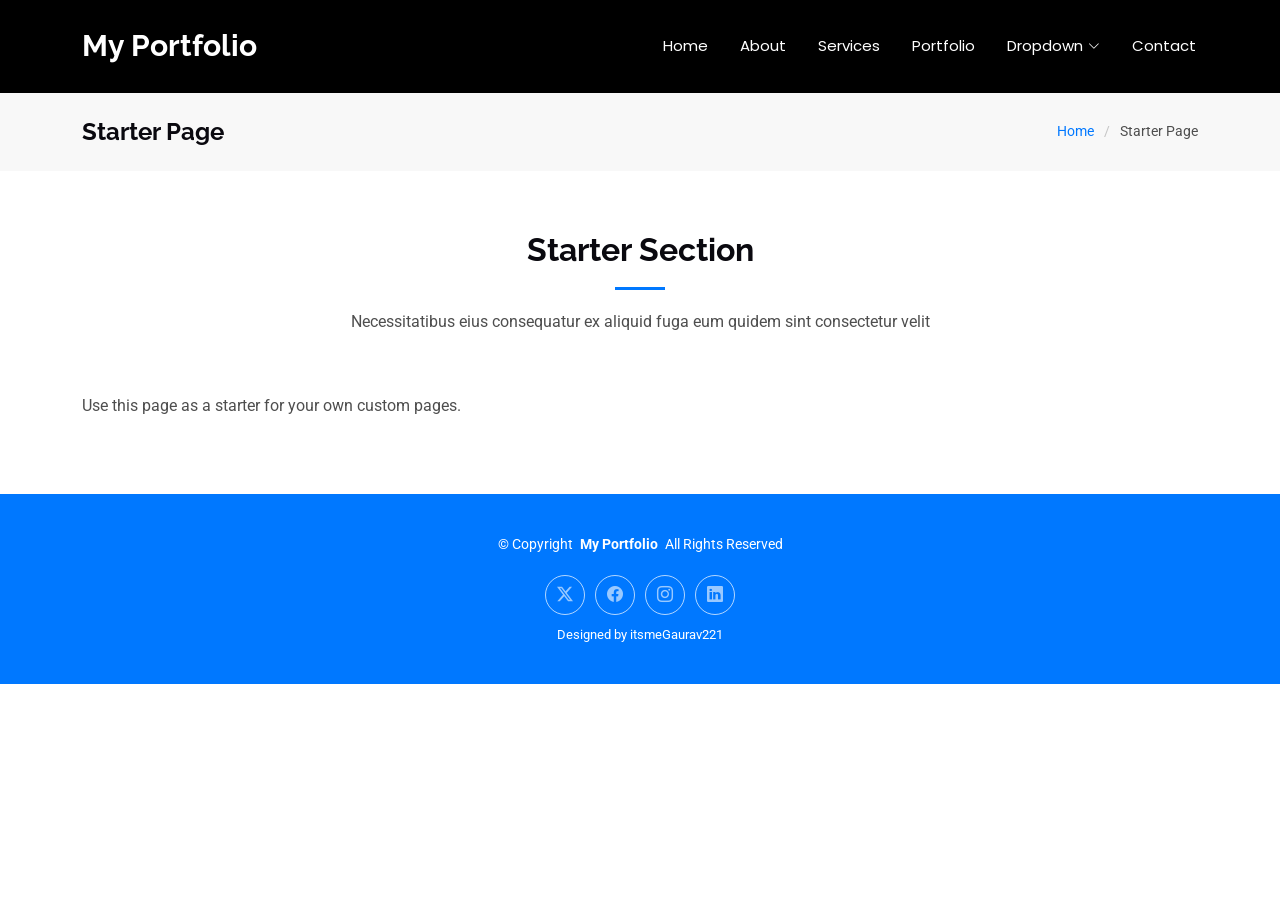
<file: starter-page.html>
<!DOCTYPE html>
<html lang="en">

<head>
  <meta charset="utf-8">
  <meta content="width=device-width, initial-scale=1.0" name="viewport">
  <title>Starter Page - My Portfolio</title>
  <meta name="description" content="">
  <meta name="keywords" content="">

  <!-- Favicons -->
  <link href="assets/img/favicon.png" rel="icon">
  <link href="assets/img/apple-touch-icon.png" rel="apple-touch-icon">

  <!-- Fonts -->
  <link href="https://fonts.googleapis.com" rel="preconnect">
  <link href="https://fonts.gstatic.com" rel="preconnect" crossorigin>
  <link href="https://fonts.googleapis.com/css2?family=Roboto:ital,wght@0,100;0,300;0,400;0,500;0,700;0,900;1,100;1,300;1,400;1,500;1,700;1,900&family=Poppins:ital,wght@0,100;0,200;0,300;0,400;0,500;0,600;0,700;0,800;0,900;1,100;1,200;1,300;1,400;1,500;1,600;1,700;1,800;1,900&family=Raleway:ital,wght@0,100;0,200;0,300;0,400;0,500;0,600;0,700;0,800;0,900;1,100;1,200;1,300;1,400;1,500;1,600;1,700;1,800;1,900&display=swap" rel="stylesheet">

  <!-- Vendor CSS Files -->
  <link href="assets/vendor/bootstrap/css/bootstrap.min.css" rel="stylesheet">
  <link href="assets/vendor/bootstrap-icons/bootstrap-icons.css" rel="stylesheet">
  <link href="assets/vendor/aos/aos.css" rel="stylesheet">
  <link href="assets/vendor/glightbox/css/glightbox.min.css" rel="stylesheet">
  <link href="assets/vendor/swiper/swiper-bundle.min.css" rel="stylesheet">

  <!-- Main CSS File -->
  <link href="assets/css/main.css" rel="stylesheet">

  <!-- =======================================================
* Template Name: My Portfolio
* Template URL:
* Updated: Dec 06 2025
* Author: itsmeGaurav221
* License: MIT
  ======================================================== -->
</head>

<body class="starter-page-page">

  <header id="header" class="header d-flex align-items-center sticky-top">
    <div class="container-fluid container-xl position-relative d-flex align-items-center justify-content-between">

      <a href="index.html" class="logo d-flex align-items-center">
        <!-- Uncomment the line below if you also wish to use an image logo -->
        <!-- <img src="assets/img/logo.png" alt=""> -->
        <h1 class="sitename">My Portfolio</h1>
      </a>

      <nav id="navmenu" class="navmenu">
        <ul>
          <li><a href="#hero">Home<br></a></li>
          <li><a href="#about">About</a></li>
          <li><a href="#services">Services</a></li>
          <li><a href="#portfolio">Portfolio</a></li>
          <li class="dropdown"><a href="#"><span>Dropdown</span> <i class="bi bi-chevron-down toggle-dropdown"></i></a>
            <ul>
              <li><a href="#">Dropdown 1</a></li>
              <li class="dropdown"><a href="#"><span>Deep Dropdown</span> <i class="bi bi-chevron-down toggle-dropdown"></i></a>
                <ul>
                  <li><a href="#">Deep Dropdown 1</a></li>
                  <li><a href="#">Deep Dropdown 2</a></li>
                  <li><a href="#">Deep Dropdown 3</a></li>
                  <li><a href="#">Deep Dropdown 4</a></li>
                  <li><a href="#">Deep Dropdown 5</a></li>
                </ul>
              </li>
              <li><a href="#">Dropdown 2</a></li>
              <li><a href="#">Dropdown 3</a></li>
              <li><a href="#">Dropdown 4</a></li>
            </ul>
          </li>
          <li><a href="#contact">Contact</a></li>
        </ul>
        <i class="mobile-nav-toggle d-xl-none bi bi-list"></i>
      </nav>

    </div>
  </header>

  <main class="main">

    <!-- Page Title -->
    <div class="page-title" data-aos="fade">
      <div class="container d-lg-flex justify-content-between align-items-center">
        <h1 class="mb-2 mb-lg-0">Starter Page</h1>
        <nav class="breadcrumbs">
          <ol>
            <li><a href="index.html">Home</a></li>
            <li class="current">Starter Page</li>
          </ol>
        </nav>
      </div>
    </div><!-- End Page Title -->

    <!-- Starter Section Section -->
    <section id="starter-section" class="starter-section section">

      <!-- Section Title -->
      <div class="container section-title" data-aos="fade-up">
        <h2>Starter Section</h2>
        <p>Necessitatibus eius consequatur ex aliquid fuga eum quidem sint consectetur velit</p>
      </div><!-- End Section Title -->

      <div class="container" data-aos="fade-up">
        <p>Use this page as a starter for your own custom pages.</p>
      </div>

    </section><!-- /Starter Section Section -->

  </main>

  <footer id="footer" class="footer accent-background">

    <div class="container">
      <div class="copyright text-center ">
        <p>© <span>Copyright</span> <strong class="px-1 sitename">My Portfolio</strong> <span>All Rights Reserved</span></p>
      </div>
      <div class="social-links d-flex justify-content-center">
        <a href=""><i class="bi bi-twitter-x"></i></a>
        <a href=""><i class="bi bi-facebook"></i></a>
        <a href=""><i class="bi bi-instagram"></i></a>
        <a href=""><i class="bi bi-linkedin"></i></a>
      </div>
      <div class="credits">
        <!-- All the links in the footer should remain intact. -->
        <!-- You can delete the links only if you've purchased the pro version. -->
        <!-- Licensing information: https://bootstrapmade.com/license/ -->
        <!-- Purchase the pro version with working PHP/AJAX contact form: [buy-url] -->
        Designed by itsmeGaurav221
      </div>
    </div>

  </footer>

  <!-- Scroll Top -->
  <a href="#" id="scroll-top" class="scroll-top d-flex align-items-center justify-content-center"><i class="bi bi-arrow-up-short"></i></a>

  <!-- Preloader -->
  <div id="preloader"></div>

  <!-- Vendor JS Files -->
  <script src="assets/vendor/bootstrap/js/bootstrap.bundle.min.js"></script>
  <script src="assets/vendor/php-email-form/validate.js"></script>
  <script src="assets/vendor/aos/aos.js"></script>
  <script src="assets/vendor/typed.js/typed.umd.js"></script>
  <script src="assets/vendor/waypoints/noframework.waypoints.js"></script>
  <script src="assets/vendor/purecounter/purecounter_vanilla.js"></script>
  <script src="assets/vendor/glightbox/js/glightbox.min.js"></script>
  <script src="assets/vendor/imagesloaded/imagesloaded.pkgd.min.js"></script>
  <script src="assets/vendor/isotope-layout/isotope.pkgd.min.js"></script>
  <script src="assets/vendor/swiper/swiper-bundle.min.js"></script>

  <!-- Main JS File -->
  <script src="assets/js/main.js"></script>

</body>

</html>
</file>
<file: assets/css/main.css>
/**
* Template Name: My Portfolio
* Template URL:
* Updated: Dec 06 2025
* Author: itsmeGaurav221
* License: MIT
*/

/*--------------------------------------------------------------
# Font & Color Variables
# Help: https://bootstrapmade.com/color-system/
--------------------------------------------------------------*/
/* Fonts */
:root {
  --default-font: "Roboto",  system-ui, -apple-system, "Segoe UI", Roboto, "Helvetica Neue", Arial, "Noto Sans", "Liberation Sans", sans-serif, "Apple Color Emoji", "Segoe UI Emoji", "Segoe UI Symbol", "Noto Color Emoji";
  --heading-font: "Raleway",  sans-serif;
  --nav-font: "Poppins",  sans-serif;
}

/* Global Colors - The following color variables are used throughout the website. Updating them here will change the color scheme of the entire website */
:root { 
  --background-color: #ffffff; /* Background color for the entire website, including individual sections */
  --default-color: #4e4e4e; /* Default color used for the majority of the text content across the entire website */
  --heading-color: #0a090f; /* Color for headings, subheadings and title throughout the website */
  --accent-color: #0078ff; /* Accent color that represents your brand on the website. It's used for buttons, links, and other elements that need to stand out */
  --surface-color: #ffffff; /* The surface color is used as a background of boxed elements within sections, such as cards, icon boxes, or other elements that require a visual separation from the global background. */
  --contrast-color: #ffffff; /* Contrast color for text, ensuring readability against backgrounds of accent, heading, or default colors. */
}

/* Nav Menu Colors - The following color variables are used specifically for the navigation menu. They are separate from the global colors to allow for more customization options */
:root {
  --nav-color: #ffffff;  /* The default color of the main navmenu links */
  --nav-hover-color: #ffffff; /* Applied to main navmenu links when they are hovered over or active */
  --nav-mobile-background-color: #ffffff; /* Used as the background color for mobile navigation menu */
  --nav-dropdown-background-color: #ffffff; /* Used as the background color for dropdown items that appear when hovering over primary navigation items */
  --nav-dropdown-color: #212529; /* Used for navigation links of the dropdown items in the navigation menu. */
  --nav-dropdown-hover-color: #0078ff; /* Similar to --nav-hover-color, this color is applied to dropdown navigation links when they are hovered over. */
}

/* Color Presets - These classes override global colors when applied to any section or element, providing reuse of the sam color scheme. */

.light-background {
  --background-color: #f9f9f9;
  --surface-color: #ffffff;
}

.dark-background {
  --background-color: #060606;
  --default-color: #ffffff;
  --heading-color: #ffffff;
  --surface-color: #252525;
  --contrast-color: #ffffff;
}

.accent-background {
  --background-color: #0078ff;
  --default-color: #ffffff;
  --heading-color: #ffffff;
  --accent-color: #ffffff;
  --surface-color: #3393ff;
  --contrast-color: #ffffff;
}

/* Smooth scroll */
:root {
  scroll-behavior: smooth;
}

/*--------------------------------------------------------------
# General Styling & Shared Classes
--------------------------------------------------------------*/
body {
  color: var(--default-color);
  background-color: var(--background-color);
  font-family: var(--default-font);
}

a {
  color: var(--accent-color);
  text-decoration: none;
  transition: 0.3s;
}

a:hover {
  color: color-mix(in srgb, var(--accent-color), transparent 25%);
  text-decoration: none;
}

h1,
h2,
h3,
h4,
h5,
h6 {
  color: var(--heading-color);
  font-family: var(--heading-font);
}

/* PHP Email Form Messages
------------------------------*/
.php-email-form .error-message {
  display: none;
  background: #df1529;
  color: #ffffff;
  text-align: left;
  padding: 15px;
  margin-bottom: 24px;
  font-weight: 600;
}

.php-email-form .sent-message {
  display: none;
  color: #ffffff;
  background: #059652;
  text-align: center;
  padding: 15px;
  margin-bottom: 24px;
  font-weight: 600;
}

.php-email-form .loading {
  display: none;
  background: var(--surface-color);
  text-align: center;
  padding: 15px;
  margin-bottom: 24px;
}

.php-email-form .loading:before {
  content: "";
  display: inline-block;
  border-radius: 50%;
  width: 24px;
  height: 24px;
  margin: 0 10px -6px 0;
  border: 3px solid var(--accent-color);
  border-top-color: var(--surface-color);
  animation: php-email-form-loading 1s linear infinite;
}

@keyframes php-email-form-loading {
  0% {
    transform: rotate(0deg);
  }

  100% {
    transform: rotate(360deg);
  }
}

/*--------------------------------------------------------------
# Global Header
--------------------------------------------------------------*/
.header {
  --background-color: #000000;
  --default-color: #ffffff;
  --heading-color: #ffffff;
  color: var(--default-color);
  background-color: var(--background-color);
  padding: 20px 0;
  transition: all 0.5s;
  z-index: 997;
}

.header .logo {
  line-height: 1;
}

.header .logo img {
  max-height: 32px;
  margin-right: 8px;
}

.header .logo h1 {
  font-size: 30px;
  margin: 0;
  font-weight: 700;
  color: var(--heading-color);
}

.scrolled .header {
  box-shadow: 0px 0 18px rgba(0, 0, 0, 0.1);
}

/*--------------------------------------------------------------
# Navigation Menu
--------------------------------------------------------------*/
/* Desktop Navigation */
@media (min-width: 1200px) {
  .navmenu {
    padding: 0;
  }

  .navmenu ul {
    margin: 0;
    padding: 0;
    display: flex;
    list-style: none;
    align-items: center;
  }

  .navmenu li {
    position: relative;
  }

  .navmenu>ul>li {
    white-space: nowrap;
    padding: 15px 14px;
  }

  .navmenu>ul>li:last-child {
    padding-right: 0;
  }

  .navmenu a,
  .navmenu a:focus {
    color: var(--nav-color);
    font-size: 15px;
    padding: 0 2px;
    font-family: var(--nav-font);
    font-weight: 400;
    display: flex;
    align-items: center;
    justify-content: space-between;
    white-space: nowrap;
    transition: 0.3s;
    position: relative;
  }

  .navmenu a i,
  .navmenu a:focus i {
    font-size: 12px;
    line-height: 0;
    margin-left: 5px;
    transition: 0.3s;
  }

  .navmenu>ul>li>a:before {
    content: "";
    position: absolute;
    width: 100%;
    height: 2px;
    bottom: -6px;
    left: 0;
    background-color: var(--nav-hover-color);
    visibility: hidden;
    width: 0px;
    transition: all 0.3s ease-in-out 0s;
  }

  .navmenu a:hover:before,
  .navmenu li:hover>a:before,
  .navmenu .active:before {
    visibility: visible;
    width: 100%;
  }

  .navmenu li:hover>a,
  .navmenu .active,
  .navmenu .active:focus {
    color: var(--nav-hover-color);
  }

  .navmenu .dropdown ul {
    margin: 0;
    padding: 10px 0;
    background: var(--nav-dropdown-background-color);
    display: block;
    position: absolute;
    visibility: hidden;
    left: 14px;
    top: 130%;
    opacity: 0;
    transition: 0.3s;
    border-radius: 4px;
    z-index: 99;
    box-shadow: 0px 0px 30px rgba(0, 0, 0, 0.1);
  }

  .navmenu .dropdown ul li {
    min-width: 200px;
  }

  .navmenu .dropdown ul a {
    padding: 10px 20px;
    font-size: 15px;
    text-transform: none;
    color: var(--nav-dropdown-color);
  }

  .navmenu .dropdown ul a i {
    font-size: 12px;
  }

  .navmenu .dropdown ul a:hover,
  .navmenu .dropdown ul .active:hover,
  .navmenu .dropdown ul li:hover>a {
    color: var(--nav-dropdown-hover-color);
  }

  .navmenu .dropdown:hover>ul {
    opacity: 1;
    top: 100%;
    visibility: visible;
  }

  .navmenu .dropdown .dropdown ul {
    top: 0;
    left: -90%;
    visibility: hidden;
  }

  .navmenu .dropdown .dropdown:hover>ul {
    opacity: 1;
    top: 0;
    left: -100%;
    visibility: visible;
  }
}

/* Mobile Navigation */
@media (max-width: 1199px) {
  .mobile-nav-toggle {
    color: var(--nav-color);
    font-size: 28px;
    line-height: 0;
    margin-right: 10px;
    cursor: pointer;
    transition: color 0.3s;
  }

  .navmenu {
    padding: 0;
    z-index: 9997;
  }

  .navmenu ul {
    display: none;
    list-style: none;
    position: absolute;
    inset: 60px 20px 20px 20px;
    padding: 10px 0;
    margin: 0;
    border-radius: 6px;
    background-color: var(--nav-mobile-background-color);
    border: 1px solid color-mix(in srgb, var(--default-color), transparent 90%);
    box-shadow: none;
    overflow-y: auto;
    transition: 0.3s;
    z-index: 9998;
  }

  .navmenu a,
  .navmenu a:focus {
    color: var(--nav-dropdown-color);
    padding: 10px 20px;
    font-family: var(--nav-font);
    font-size: 17px;
    font-weight: 500;
    display: flex;
    align-items: center;
    justify-content: space-between;
    white-space: nowrap;
    transition: 0.3s;
  }

  .navmenu a i,
  .navmenu a:focus i {
    font-size: 12px;
    line-height: 0;
    margin-left: 5px;
    width: 30px;
    height: 30px;
    display: flex;
    align-items: center;
    justify-content: center;
    border-radius: 50%;
    transition: 0.3s;
    background-color: color-mix(in srgb, var(--accent-color), transparent 90%);
  }

  .navmenu a i:hover,
  .navmenu a:focus i:hover {
    background-color: var(--accent-color);
    color: var(--contrast-color);
  }

  .navmenu a:hover,
  .navmenu .active,
  .navmenu .active:focus {
    color: var(--nav-dropdown-hover-color);
  }

  .navmenu .active i,
  .navmenu .active:focus i {
    background-color: var(--accent-color);
    color: var(--contrast-color);
    transform: rotate(180deg);
  }

  .navmenu .dropdown ul {
    position: static;
    display: none;
    z-index: 99;
    padding: 10px 0;
    margin: 10px 20px;
    background-color: var(--nav-dropdown-background-color);
    transition: all 0.5s ease-in-out;
  }

  .navmenu .dropdown ul ul {
    background-color: rgba(33, 37, 41, 0.1);
  }

  .navmenu .dropdown>.dropdown-active {
    display: block;
    background-color: rgba(33, 37, 41, 0.03);
  }

  .mobile-nav-active {
    overflow: hidden;
  }

  .mobile-nav-active .mobile-nav-toggle {
    color: #fff;
    position: absolute;
    font-size: 32px;
    top: 15px;
    right: 15px;
    margin-right: 0;
    z-index: 9999;
  }

  .mobile-nav-active .navmenu {
    position: fixed;
    overflow: hidden;
    inset: 0;
    background: rgba(33, 37, 41, 0.8);
    transition: 0.3s;
  }

  .mobile-nav-active .navmenu>ul {
    display: block;
  }
}

/*--------------------------------------------------------------
# Global Footer
--------------------------------------------------------------*/
.footer {
  color: var(--default-color);
  background-color: var(--background-color);
  font-size: 14px;
  padding: 40px 0;
  position: relative;
}

.footer .copyright p {
  margin-bottom: 0;
}

.footer .social-links {
  margin-top: 20px;
}

.footer .social-links a {
  display: flex;
  align-items: center;
  justify-content: center;
  width: 40px;
  height: 40px;
  border-radius: 50%;
  border: 1px solid color-mix(in srgb, var(--default-color), transparent 30%);
  font-size: 16px;
  color: color-mix(in srgb, var(--default-color), transparent 40%);
  margin: 0 5px;
  transition: 0.3s;
}

.footer .social-links a:hover {
  color: var(--default-color);
  border-color: var(--default-color);
}

.footer .credits {
  margin-top: 10px;
  font-size: 13px;
  text-align: center;
}

.footer .credits a {
  color: color-mix(in srgb, var(--default-color), transparent 30%);
}

/*--------------------------------------------------------------
# Preloader
--------------------------------------------------------------*/
#preloader {
  position: fixed;
  inset: 0;
  z-index: 999999;
  overflow: hidden;
  background: var(--background-color);
  transition: all 0.6s ease-out;
}

#preloader:before {
  content: "";
  position: fixed;
  top: calc(50% - 30px);
  left: calc(50% - 30px);
  border: 6px solid #ffffff;
  border-color: var(--accent-color) transparent var(--accent-color) transparent;
  border-radius: 50%;
  width: 60px;
  height: 60px;
  animation: animate-preloader 1.5s linear infinite;
}

@keyframes animate-preloader {
  0% {
    transform: rotate(0deg);
  }

  100% {
    transform: rotate(360deg);
  }
}

/*--------------------------------------------------------------
# Scroll Top Button
--------------------------------------------------------------*/
.scroll-top {
  position: fixed;
  visibility: hidden;
  opacity: 0;
  right: 15px;
  bottom: -15px;
  z-index: 99999;
  background-color: var(--accent-color);
  width: 44px;
  height: 44px;
  border-radius: 50px;
  transition: all 0.4s;
}

.scroll-top i {
  font-size: 24px;
  color: var(--contrast-color);
  line-height: 0;
}

.scroll-top:hover {
  background-color: color-mix(in srgb, var(--accent-color), transparent 20%);
  color: var(--contrast-color);
}

.scroll-top.active {
  visibility: visible;
  opacity: 1;
  bottom: 15px;
}

/*--------------------------------------------------------------
# Disable aos animation delay on mobile devices
--------------------------------------------------------------*/
@media screen and (max-width: 768px) {
  [data-aos-delay] {
    transition-delay: 0 !important;
  }
}

/*--------------------------------------------------------------
# Global Page Titles & Breadcrumbs
--------------------------------------------------------------*/
.page-title {
  --background-color: color-mix(in srgb, var(--default-color), transparent 96%);
  color: var(--default-color);
  background-color: var(--background-color);
  padding: 25px 0;
  position: relative;
}

.page-title h1 {
  font-size: 24px;
  font-weight: 700;
}

.page-title .breadcrumbs ol {
  display: flex;
  flex-wrap: wrap;
  list-style: none;
  padding: 0;
  margin: 0;
  font-size: 14px;
  font-weight: 400;
}

.page-title .breadcrumbs ol li+li {
  padding-left: 10px;
}

.page-title .breadcrumbs ol li+li::before {
  content: "/";
  display: inline-block;
  padding-right: 10px;
  color: color-mix(in srgb, var(--default-color), transparent 70%);
}

/*--------------------------------------------------------------
# Global Sections
--------------------------------------------------------------*/
section,
.section {
  color: var(--default-color);
  background-color: var(--background-color);
  padding: 60px 0;
  scroll-margin-top: 92px;
  overflow: clip;
}

@media (max-width: 1199px) {

  section,
  .section {
    scroll-margin-top: 76px;
  }
}

/*--------------------------------------------------------------
# Global Section Titles
--------------------------------------------------------------*/
.section-title {
  text-align: center;
  padding-bottom: 60px;
  position: relative;
}

.section-title h2 {
  font-size: 32px;
  font-weight: 700;
  margin-bottom: 20px;
  padding-bottom: 20px;
  position: relative;
}

.section-title h2:after {
  content: "";
  position: absolute;
  display: block;
  width: 50px;
  height: 3px;
  background: var(--accent-color);
  left: 0;
  right: 0;
  bottom: 0;
  margin: auto;
}

.section-title p {
  margin-bottom: 0;
}

/*--------------------------------------------------------------
# Hero Section
--------------------------------------------------------------*/
.hero {
  width: 100%;
  min-height: calc(100vh - 92px);
  position: relative;
  padding: 60px 0;
  display: flex;
  align-items: center;
  justify-content: center;
}

.hero img {
  position: absolute;
  inset: 0;
  display: block;
  width: 100%;
  height: 100%;
  object-fit: cover;
  z-index: 1;
}

.hero:before {
  content: "";
  background: color-mix(in srgb, var(--background-color), transparent 30%);
  position: absolute;
  inset: 0;
  z-index: 2;
}

.hero .container {
  position: relative;
  z-index: 3;
}

.hero h2 {
  margin: 0;
  font-size: 64px;
  font-weight: 700;
}

.hero p {
  margin: 5px 0 0 0;
  font-size: 36px;
  font-weight: 600;
}

.hero p span {
  letter-spacing: 1px;
}

@media (max-width: 768px) {
  .hero h2 {
    font-size: 32px;
  }

  .hero p {
    font-size: 20px;
  }
}

/*--------------------------------------------------------------
# About Section
--------------------------------------------------------------*/
.about .container {
  background-color: var(--surface-color);
  box-shadow: 0px 2px 15px rgba(0, 0, 0, 0.1);
  padding: 30px;
}

.about .skills-content h5 {
  font-size: 18px;
  font-weight: 700;
  margin: 30px 0 15px 0;
}

.about .progress {
  height: 36px;
  display: block;
  background: none;
  border-radius: 0;
  margin-top: 15px;
}

.about .progress .skill {
  color: var(--default-color);
  padding: 0;
  margin: 0 0 6px 0;
  text-transform: uppercase;
  display: block;
  font-weight: 600;
  font-family: var(--heading-font);
}

.about .progress .skill .val {
  float: right;
  font-style: normal;
}

.about .progress-bar-wrap {
  background: color-mix(in srgb, var(--default-color), transparent 90%);
  height: 10px;
}

.about .progress-bar {
  width: 1px;
  height: 10px;
  transition: 0.9s;
  background-color: var(--accent-color);
}

.about .about-me h4 {
  font-size: 28px;
  position: relative;
  padding-bottom: 10px;
  margin-bottom: 30px;
  font-weight: 700;
}

.about .about-me h4:after {
  content: "";
  position: absolute;
  display: block;
  width: 64px;
  height: 3px;
  background: var(--accent-color);
  left: 0;
  bottom: 0;
  margin: auto;
}

.about .about-me p {
  font-size: 18px;
}

/*--------------------------------------------------------------
# Resume Section
--------------------------------------------------------------*/
.resume .resume-title {
  color: var(--heading-color);
  font-size: 26px;
  font-weight: 700;
  margin-top: 20px;
  margin-bottom: 20px;
}

.resume .resume-item {
  padding: 0 0 20px 20px;
  margin-top: -2px;
  border-left: 2px solid var(--accent-color);
  position: relative;
}

.resume .resume-item h4 {
  line-height: 18px;
  font-size: 18px;
  font-weight: 600;
  text-transform: uppercase;
  color: color-mix(in srgb, var(--default-color), transparent 20%);
  margin-bottom: 10px;
}

.resume .resume-item h5 {
  font-size: 16px;
  padding: 5px 15px;
  display: inline-block;
  font-weight: 600;
  margin-bottom: 10px;
}

.resume .resume-item ul {
  padding-left: 20px;
}

.resume .resume-item ul li {
  padding-bottom: 10px;
}

.resume .resume-item:last-child {
  padding-bottom: 0;
}

.resume .resume-item::before {
  content: "";
  position: absolute;
  width: 16px;
  height: 16px;
  border-radius: 50px;
  left: -9px;
  top: 0;
  background: var(--background-color);
  border: 2px solid var(--accent-color);
}

/*--------------------------------------------------------------
# Services Section
--------------------------------------------------------------*/
.services .service-item {
  background-color: var(--surface-color);
  box-shadow: 0px 5px 90px 0px rgba(0, 0, 0, 0.1);
  padding: 60px 30px;
  transition: all ease-in-out 0.3s;
  border-radius: 18px;
  border-bottom: 5px solid var(--surface-color);
  height: 100%;
}

.services .service-item .icon {
  color: var(--contrast-color);
  background: var(--accent-color);
  margin: 0;
  width: 64px;
  height: 64px;
  border-radius: 50px;
  display: flex;
  align-items: center;
  justify-content: center;
  margin-bottom: 20px;
  font-size: 28px;
  transition: ease-in-out 0.3s;
}

.services .service-item h3 {
  font-weight: 700;
  margin: 10px 0 15px 0;
  font-size: 22px;
  transition: ease-in-out 0.3s;
}

.services .service-item p {
  line-height: 24px;
  font-size: 14px;
  margin-bottom: 0;
}

@media (min-width: 1365px) {
  .services .service-item:hover {
    transform: translateY(-10px);
    border-color: var(--accent-color);
  }

  .services .service-item:hover h3 {
    color: var(--accent-color);
  }
}

/*--------------------------------------------------------------
# Stats Section
--------------------------------------------------------------*/
.stats {
  position: relative;
  padding: 120px 0;
}

.stats img {
  position: absolute;
  inset: 0;
  display: block;
  width: 100%;
  height: 100%;
  object-fit: cover;
  z-index: 1;
}

.stats:before {
  content: "";
  background: color-mix(in srgb, var(--background-color), transparent 40%);
  position: absolute;
  inset: 0;
  z-index: 2;
}

.stats .container {
  position: relative;
  z-index: 3;
}

.stats .stats-item {
  padding: 30px;
  width: 100%;
}

.stats .stats-item span {
  font-size: 48px;
  display: block;
  color: var(--default-color);
  font-weight: 700;
}

.stats .stats-item p {
  padding: 0;
  margin: 0;
  font-family: var(--heading-font);
  font-size: 16px;
  font-weight: 700;
  color: color-mix(in srgb, var(--default-color), transparent 40%);
}

/*--------------------------------------------------------------
# Portfolio Section
--------------------------------------------------------------*/
.portfolio .portfolio-filters {
  padding: 0;
  margin: 0 auto 20px auto;
  list-style: none;
  text-align: center;
}

.portfolio .portfolio-filters li {
  cursor: pointer;
  display: inline-block;
  padding: 0;
  font-size: 16px;
  font-weight: 600;
  margin: 0 10px;
  line-height: 1;
  text-transform: uppercase;
  margin-bottom: 5px;
  transition: all 0.3s ease-in-out;
}

.portfolio .portfolio-filters li:hover,
.portfolio .portfolio-filters li.filter-active {
  color: var(--accent-color);
}

.portfolio .portfolio-filters li:first-child {
  margin-left: 0;
}

.portfolio .portfolio-filters li:last-child {
  margin-right: 0;
}

@media (max-width: 575px) {
  .portfolio .portfolio-filters li {
    font-size: 14px;
    margin: 0 5px;
  }
}

.portfolio .portfolio-item {
  position: relative;
}

.portfolio .portfolio-item .portfolio-info {
  opacity: 0;
  position: absolute;
  left: 30px;
  right: 30px;
  bottom: 0;
  z-index: 3;
  transition: all ease-in-out 0.3s;
  background: color-mix(in srgb, var(--background-color), transparent 10%);
  padding: 15px;
}

.portfolio .portfolio-item .portfolio-info h4 {
  font-size: 18px;
  font-weight: 600;
  padding-right: 50px;
}

.portfolio .portfolio-item .portfolio-info p {
  color: color-mix(in srgb, var(--default-color), transparent 30%);
  font-size: 14px;
  margin-bottom: 0;
  padding-right: 50px;
}

.portfolio .portfolio-item .portfolio-info .preview-link,
.portfolio .portfolio-item .portfolio-info .details-link {
  position: absolute;
  right: 50px;
  font-size: 24px;
  top: calc(50% - 14px);
  color: color-mix(in srgb, var(--default-color), transparent 30%);
  transition: 0.3s;
  line-height: 0;
}

.portfolio .portfolio-item .portfolio-info .preview-link:hover,
.portfolio .portfolio-item .portfolio-info .details-link:hover {
  color: var(--accent-color);
}

.portfolio .portfolio-item .portfolio-info .details-link {
  right: 14px;
  font-size: 28px;
}

.portfolio .portfolio-item:hover .portfolio-info {
  opacity: 1;
  bottom: 20px;
}

/*--------------------------------------------------------------
# Pricing Section
--------------------------------------------------------------*/
.pricing .pricing-item {
  border-bottom: 1px dashed color-mix(in srgb, var(--default-color), transparent 60%);
  width: 100%;
  height: 100%;
  padding: 0 0 15px 0;
}

.pricing .pricing-item h3 {
  margin: 0;
  font-size: 20px;
  font-weight: 600;
}

.pricing .pricing-item h4 {
  margin: 0;
  font-size: 18px;
  color: var(--accent-color);
}

/*--------------------------------------------------------------
# Faq Section
--------------------------------------------------------------*/
.faq .content h3 {
  font-weight: 400;
  font-size: 34px;
}

.faq .content p {
  font-size: 15px;
  color: color-mix(in srgb, var(--default-color), transparent 30%);
}

.faq .faq-container .faq-item {
  background-color: var(--surface-color);
  position: relative;
  padding: 20px;
  margin-bottom: 20px;
  box-shadow: 0px 5px 25px 0px rgba(0, 0, 0, 0.1);
  overflow: hidden;
}

.faq .faq-container .faq-item:last-child {
  margin-bottom: 0;
}

.faq .faq-container .faq-item h3 {
  font-weight: 600;
  font-size: 18px;
  line-height: 24px;
  margin: 0 30px 0 0;
  transition: 0.3s;
  cursor: pointer;
  display: flex;
  align-items: flex-start;
}

.faq .faq-container .faq-item h3 .num {
  color: var(--accent-color);
  padding-right: 5px;
}

.faq .faq-container .faq-item h3:hover {
  color: var(--accent-color);
}

.faq .faq-container .faq-item .faq-content {
  display: grid;
  grid-template-rows: 0fr;
  transition: 0.3s ease-in-out;
  visibility: hidden;
  opacity: 0;
}

.faq .faq-container .faq-item .faq-content p {
  margin-bottom: 0;
  overflow: hidden;
}

.faq .faq-container .faq-item .faq-toggle {
  position: absolute;
  top: 20px;
  right: 20px;
  font-size: 16px;
  line-height: 0;
  transition: 0.3s;
  cursor: pointer;
}

.faq .faq-container .faq-item .faq-toggle:hover {
  color: var(--accent-color);
}

.faq .faq-container .faq-active h3 {
  color: var(--accent-color);
}

.faq .faq-container .faq-active .faq-content {
  grid-template-rows: 1fr;
  visibility: visible;
  opacity: 1;
  padding-top: 10px;
}

.faq .faq-container .faq-active .faq-toggle {
  transform: rotate(90deg);
  color: var(--accent-color);
}

/*--------------------------------------------------------------
# Testimonials Section
--------------------------------------------------------------*/
.testimonials {
  padding: 80px 0;
  position: relative;
}

.testimonials:before {
  content: "";
  background: color-mix(in srgb, var(--background-color), transparent 30%);
  position: absolute;
  inset: 0;
  z-index: 2;
}

.testimonials .testimonials-bg {
  position: absolute;
  inset: 0;
  display: block;
  width: 100%;
  height: 100%;
  object-fit: cover;
  z-index: 1;
}

.testimonials .container {
  position: relative;
  z-index: 3;
}

.testimonials .testimonials-carousel,
.testimonials .testimonials-slider {
  overflow: hidden;
}

.testimonials .testimonial-item {
  text-align: center;
}

.testimonials .testimonial-item .testimonial-img {
  width: 100px;
  border-radius: 50%;
  border: 6px solid color-mix(in srgb, var(--default-color), transparent 85%);
  margin: 0 auto;
}

.testimonials .testimonial-item h3 {
  font-size: 20px;
  font-weight: bold;
  margin: 10px 0 5px 0;
}

.testimonials .testimonial-item h4 {
  font-size: 14px;
  margin: 0 0 15px 0;
  color: color-mix(in srgb, var(--default-color), transparent 40%);
}

.testimonials .testimonial-item .stars {
  margin-bottom: 15px;
}

.testimonials .testimonial-item .stars i {
  color: #ffc107;
  margin: 0 1px;
}

.testimonials .testimonial-item .quote-icon-left,
.testimonials .testimonial-item .quote-icon-right {
  color: color-mix(in srgb, var(--default-color), transparent 40%);
  font-size: 26px;
  line-height: 0;
}

.testimonials .testimonial-item .quote-icon-left {
  display: inline-block;
  left: -5px;
  position: relative;
}

.testimonials .testimonial-item .quote-icon-right {
  display: inline-block;
  right: -5px;
  position: relative;
  top: 10px;
  transform: scale(-1, -1);
}

.testimonials .testimonial-item p {
  font-style: italic;
  margin: 0 auto 15px auto;
}

.testimonials .swiper-wrapper {
  height: auto;
}

.testimonials .swiper-pagination {
  margin-top: 20px;
  position: relative;
}

.testimonials .swiper-pagination .swiper-pagination-bullet {
  width: 12px;
  height: 12px;
  background-color: color-mix(in srgb, var(--default-color), transparent 50%);
  opacity: 0.5;
}

.testimonials .swiper-pagination .swiper-pagination-bullet-active {
  background-color: var(--default-color);
  opacity: 1;
}

@media (min-width: 992px) {
  .testimonials .testimonial-item p {
    width: 80%;
  }
}

/*--------------------------------------------------------------
# Contact Section
--------------------------------------------------------------*/
.contact .info-wrap {
  background-color: var(--surface-color);
  box-shadow: 0px 0px 20px rgba(0, 0, 0, 0.1);
  padding: 30px;
  margin-bottom: 30px;
}

.contact .info-item i {
  font-size: 20px;
  color: var(--accent-color);
  width: 56px;
  height: 56px;
  display: flex;
  justify-content: center;
  align-items: center;
  transition: all 0.3s ease-in-out;
  border-radius: 50%;
  border: 1px solid color-mix(in srgb, var(--accent-color), transparent 40%);
  margin-right: 15px;
}

.contact .info-item h3 {
  font-size: 18px;
  font-weight: 700;
  margin: 0 0 2px 0;
}

.contact .info-item p {
  padding: 0;
  margin-bottom: 0;
  font-size: 14px;
}

.contact .info-item:hover i {
  background: var(--accent-color);
  color: var(--contrast-color);
}

.contact .php-email-form {
  background-color: var(--surface-color);
  box-shadow: 0px 0px 20px rgba(0, 0, 0, 0.1);
  padding: 30px;
}

@media (max-width: 575px) {
  .contact .php-email-form {
    padding: 20px;
  }
}

.contact .php-email-form input[type=text],
.contact .php-email-form input[type=email],
.contact .php-email-form textarea {
  font-size: 14px;
  padding: 10px 15px;
  box-shadow: none;
  border-radius: 0;
  color: var(--default-color);
  background-color: color-mix(in srgb, var(--background-color), transparent 50%);
  border-color: color-mix(in srgb, var(--default-color), transparent 80%);
}

.contact .php-email-form input[type=text]:focus,
.contact .php-email-form input[type=email]:focus,
.contact .php-email-form textarea:focus {
  border-color: var(--accent-color);
}

.contact .php-email-form input[type=text]::placeholder,
.contact .php-email-form input[type=email]::placeholder,
.contact .php-email-form textarea::placeholder {
  color: color-mix(in srgb, var(--default-color), transparent 70%);
}

.contact .php-email-form button[type=submit] {
  color: var(--contrast-color);
  background: var(--accent-color);
  border: 0;
  padding: 10px 30px;
  transition: 0.4s;
  border-radius: 50px;
}

.contact .php-email-form button[type=submit]:hover {
  background: color-mix(in srgb, var(--accent-color), transparent 20%);
}

/*--------------------------------------------------------------
# Portfolio Details Section
--------------------------------------------------------------*/
.portfolio-details .portfolio-details-slider img {
  width: 100%;
}

.portfolio-details .swiper-wrapper {
  height: auto;
}

.portfolio-details .swiper-button-prev,
.portfolio-details .swiper-button-next {
  width: 48px;
  height: 48px;
}

.portfolio-details .swiper-button-prev:after,
.portfolio-details .swiper-button-next:after {
  color: rgba(255, 255, 255, 0.8);
  background-color: rgba(0, 0, 0, 0.15);
  font-size: 24px;
  border-radius: 50%;
  width: 48px;
  height: 48px;
  display: flex;
  align-items: center;
  justify-content: center;
  transition: 0.3s;
}

.portfolio-details .swiper-button-prev:hover:after,
.portfolio-details .swiper-button-next:hover:after {
  background-color: rgba(0, 0, 0, 0.3);
}

@media (max-width: 575px) {

  .portfolio-details .swiper-button-prev,
  .portfolio-details .swiper-button-next {
    display: none;
  }
}

.portfolio-details .swiper-pagination {
  margin-top: 20px;
  position: relative;
}

.portfolio-details .swiper-pagination .swiper-pagination-bullet {
  width: 10px;
  height: 10px;
  background-color: color-mix(in srgb, var(--default-color), transparent 85%);
  opacity: 1;
}

.portfolio-details .swiper-pagination .swiper-pagination-bullet-active {
  background-color: var(--accent-color);
}

.portfolio-details .portfolio-info h3 {
  font-size: 22px;
  font-weight: 700;
  margin-bottom: 20px;
  padding-bottom: 20px;
  position: relative;
}

.portfolio-details .portfolio-info h3:after {
  content: "";
  position: absolute;
  display: block;
  width: 50px;
  height: 3px;
  background: var(--accent-color);
  left: 0;
  bottom: 0;
}

.portfolio-details .portfolio-info ul {
  list-style: none;
  padding: 0;
  font-size: 15px;
}

.portfolio-details .portfolio-info ul li {
  display: flex;
  flex-direction: column;
  padding-bottom: 15px;
}

.portfolio-details .portfolio-info ul strong {
  text-transform: uppercase;
  font-weight: 400;
  color: color-mix(in srgb, var(--default-color), transparent 50%);
  font-size: 14px;
}

.portfolio-details .portfolio-info .btn-visit {
  padding: 8px 40px;
  background: var(--accent-color);
  color: var(--contrast-color);
  border-radius: 50px;
  transition: 0.3s;
}

.portfolio-details .portfolio-info .btn-visit:hover {
  background: color-mix(in srgb, var(--accent-color), transparent 20%);
}

.portfolio-details .portfolio-description h2 {
  font-size: 26px;
  font-weight: 700;
  margin-bottom: 20px;
}

.portfolio-details .portfolio-description p {
  padding: 0;
}

.portfolio-details .portfolio-description .testimonial-item {
  padding: 30px 30px 0 30px;
  position: relative;
  background: color-mix(in srgb, var(--default-color), transparent 97%);
  margin-bottom: 50px;
}

.portfolio-details .portfolio-description .testimonial-item .testimonial-img {
  width: 90px;
  border-radius: 50px;
  border: 6px solid var(--background-color);
  float: left;
  margin: 0 10px 0 0;
}

.portfolio-details .portfolio-description .testimonial-item h3 {
  font-size: 18px;
  font-weight: bold;
  margin: 15px 0 5px 0;
  padding-top: 20px;
}

.portfolio-details .portfolio-description .testimonial-item h4 {
  font-size: 14px;
  color: #6c757d;
  margin: 0;
}

.portfolio-details .portfolio-description .testimonial-item .quote-icon-left,
.portfolio-details .portfolio-description .testimonial-item .quote-icon-right {
  color: color-mix(in srgb, var(--accent-color), transparent 50%);
  font-size: 26px;
  line-height: 0;
}

.portfolio-details .portfolio-description .testimonial-item .quote-icon-left {
  display: inline-block;
  left: -5px;
  position: relative;
}

.portfolio-details .portfolio-description .testimonial-item .quote-icon-right {
  display: inline-block;
  right: -5px;
  position: relative;
  top: 10px;
  transform: scale(-1, -1);
}

.portfolio-details .portfolio-description .testimonial-item p {
  font-style: italic;
  margin: 0 0 15px 0 0 0;
  padding: 0;
}

/*--------------------------------------------------------------
# Service Details Section
--------------------------------------------------------------*/
.service-details .services-list {
  background-color: var(--surface-color);
  padding: 10px 30px;
  border: 1px solid color-mix(in srgb, var(--default-color), transparent 90%);
  margin-bottom: 20px;
}

.service-details .services-list a {
  display: block;
  line-height: 1;
  padding: 8px 0 8px 15px;
  border-left: 3px solid color-mix(in srgb, var(--default-color), transparent 70%);
  margin: 20px 0;
  color: color-mix(in srgb, var(--default-color), transparent 20%);
  transition: 0.3s;
}

.service-details .services-list a.active {
  color: var(--heading-color);
  font-weight: 700;
  border-color: var(--accent-color);
}

.service-details .services-list a:hover {
  border-color: var(--accent-color);
}

.service-details .services-img {
  margin-bottom: 20px;
}

.service-details h3 {
  font-size: 26px;
  font-weight: 700;
}

.service-details h4 {
  font-size: 20px;
  font-weight: 700;
}

.service-details p {
  font-size: 15px;
}

.service-details ul {
  list-style: none;
  padding: 0;
  font-size: 15px;
}

.service-details ul li {
  padding: 5px 0;
  display: flex;
  align-items: center;
}

.service-details ul i {
  font-size: 20px;
  margin-right: 8px;
  color: var(--accent-color);
}

/*--------------------------------------------------------------
# Starter Section Section
--------------------------------------------------------------*/
.starter-section {
  /* Add your styles here */
}
</file>
